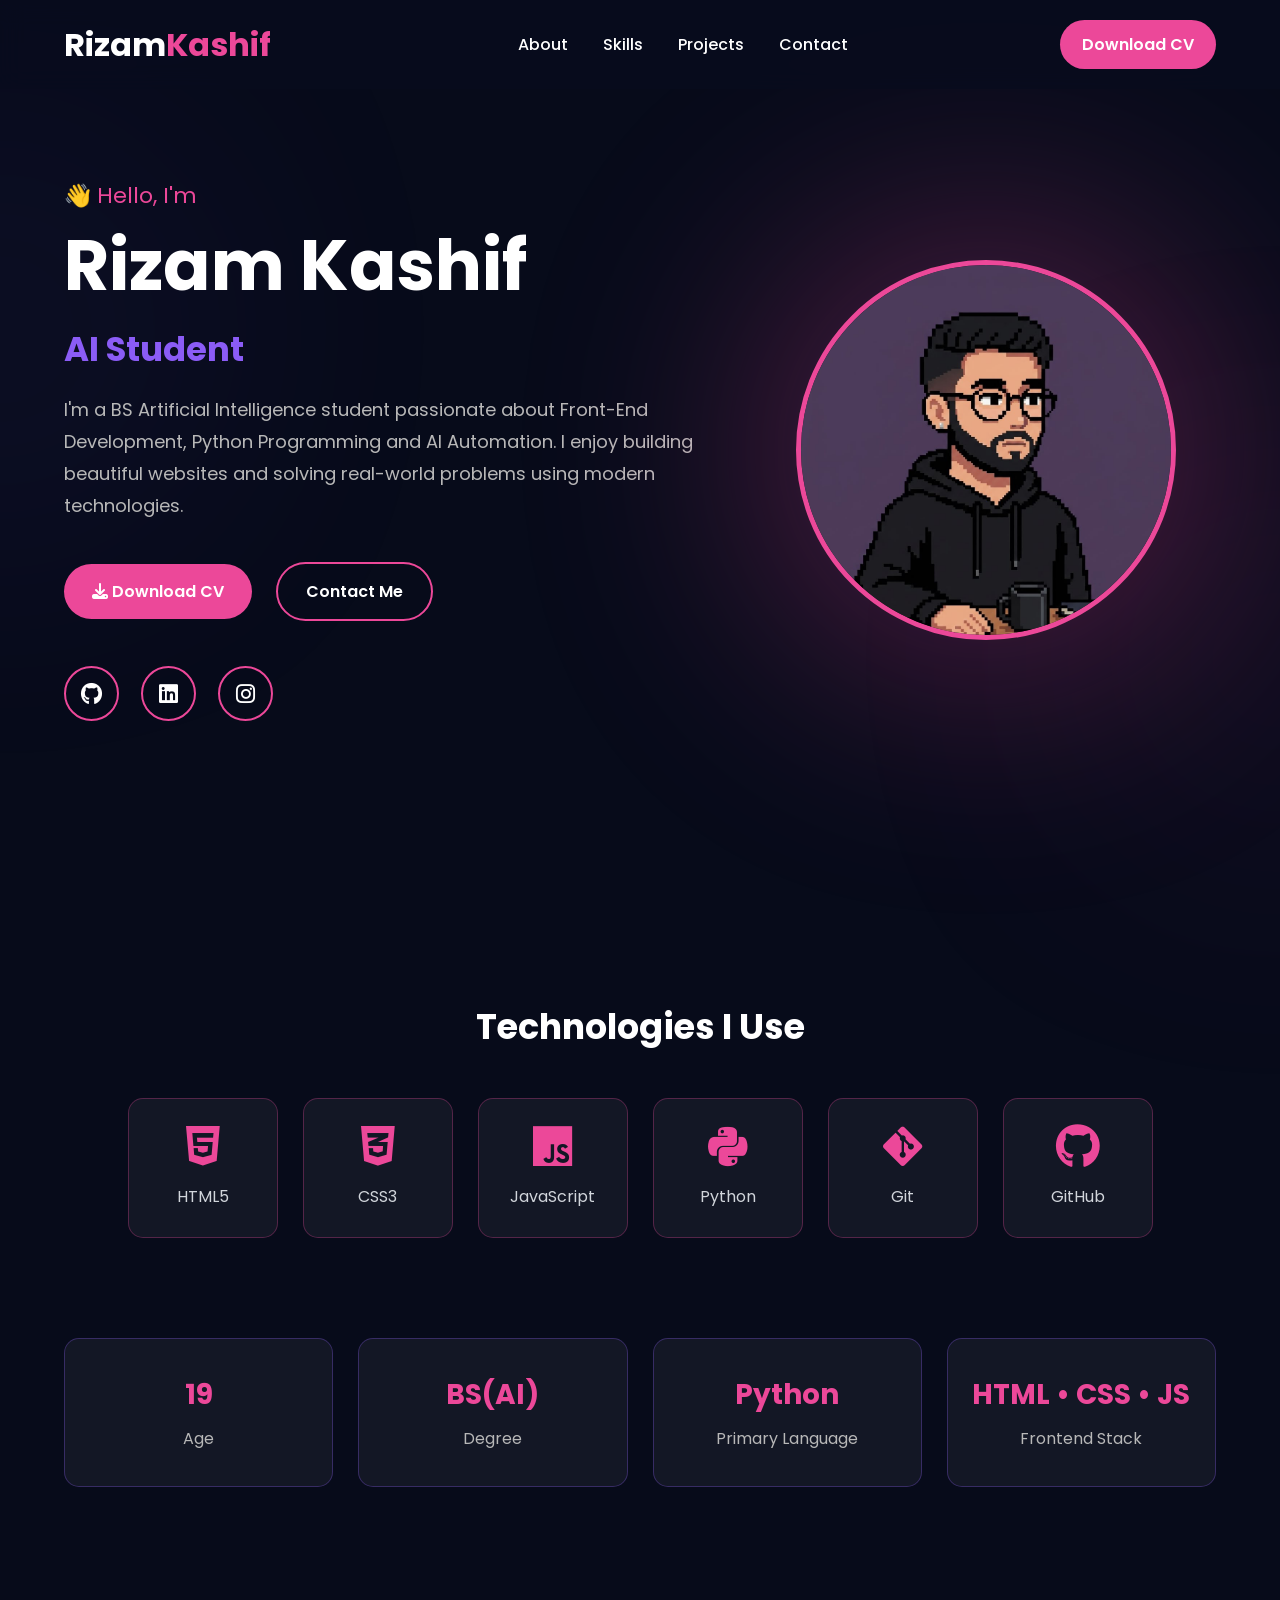
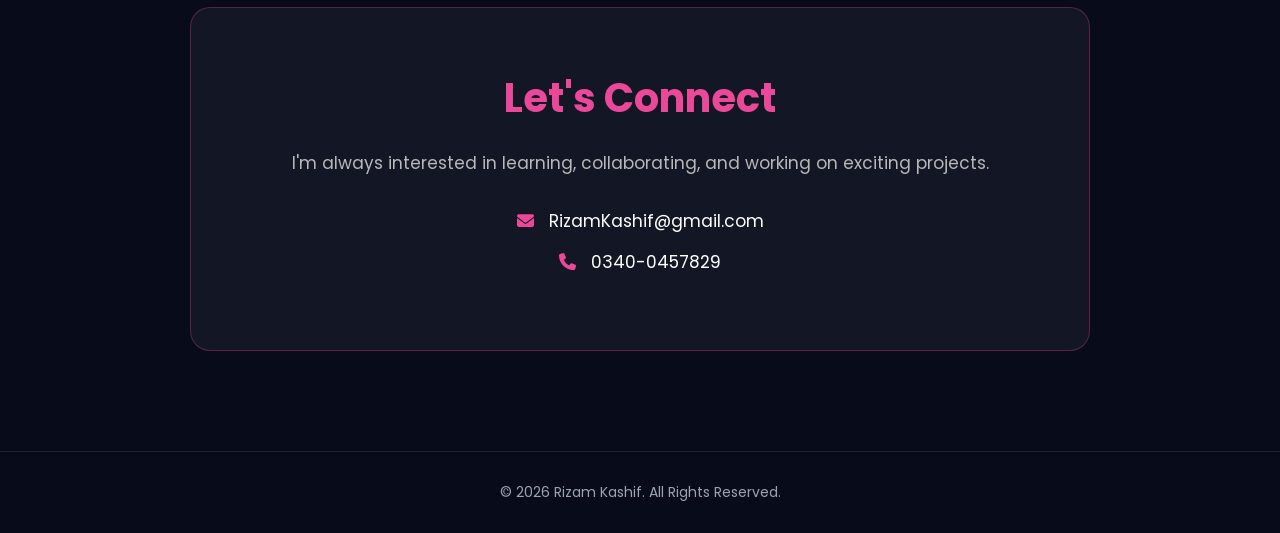
<file: index.html>
<!DOCTYPE html>
<html lang="en">

<head>

    <!-- ========================================= -->
    <!-- BASIC SEO -->
    <!-- ========================================= -->

    <meta charset="UTF-8">

    <meta name="viewport"
        content="width=device-width, initial-scale=1.0">

    <title>
        Rizam Kashif | AI Student & Front-End Developer
    </title>

    <meta name="description"
        content="Official portfolio of Rizam Kashif. BS Artificial Intelligence student, Front-End Developer, Python Programmer and AI Enthusiast.">

    <meta name="keywords"
        content="Rizam Kashif, Portfolio, AI Student, HTML, CSS, JavaScript, Python, Frontend Developer">

    <meta name="author"
        content="Rizam Kashif">


    <!-- ========================================= -->
    <!-- FAVICON -->
    <!-- ========================================= -->

    <link rel="icon"
        href="images/favicon.ico">


    <!-- ========================================= -->
    <!-- GOOGLE FONT -->
    <!-- ========================================= -->

    <link rel="preconnect"
        href="https://fonts.googleapis.com">

    <link rel="preconnect"
        href="https://fonts.gstatic.com"
        crossorigin>

    <link href="https://fonts.googleapis.com/css2?family=Poppins:wght@300;400;500;600;700&display=swap"
        rel="stylesheet">


    <!-- ========================================= -->
    <!-- FONT AWESOME -->
    <!-- ========================================= -->

    <link rel="stylesheet"
        href="https://cdnjs.cloudflare.com/ajax/libs/font-awesome/6.7.2/css/all.min.css">


    <!-- ========================================= -->
    <!-- CSS -->
    <!-- ========================================= -->

    <link rel="stylesheet"
        href="style.css">

</head>


<body>


    <!-- ========================================= -->
    <!-- NAVBAR START -->
    <!-- ========================================= -->

    <header>

        <nav class="navbar">


            <!-- LOGO -->

            <div class="logo">

                <h2>
                    Rizam<span>Kashif</span>
                </h2>

            </div>


            <!-- MOBILE MENU BUTTON -->

            <button
                class="menu-toggle"
                id="menu-toggle"
                aria-label="Open navigation menu">

                <i class="fa-solid fa-bars"></i>

            </button>


            <!-- NAVIGATION LINKS -->

            <ul
                class="nav-links"
                id="nav-links">


               

                <li>

                    <a href="about.html">

                        About

                    </a>

                </li>


                <li>

                    <a href="skills.html">

                        Skills

                    </a>

                </li>


                <li>

                    <a href="projects.html">

                        Projects

                    </a>

                </li>


                <li>

                    <a href="contact.html">

                        Contact

                    </a>

                </li>

            </ul>


            <!-- DESKTOP CV BUTTON -->

            <a href="files/Rizam_Kashif_CV.pdf"
                class="resume-btn">

                Download CV

            </a>

        </nav>

    </header>


    <!-- ========================================= -->
    <!-- HERO SECTION -->
    <!-- ========================================= -->

    <main>

        <section class="hero">


            <!-- LEFT SIDE -->

            <div class="hero-text">


                <p class="hello">

                    👋 Hello, I'm

                </p>


                <h1>

                    Rizam Kashif

                </h1>


                <h2>

                    <span id="typing"></span>

                </h2>


                <p class="description">

                    I'm a BS Artificial Intelligence student passionate about
                    Front-End Development, Python Programming and AI Automation.
                    I enjoy building beautiful websites and solving real-world
                    problems using modern technologies.

                </p>


                <!-- BUTTONS -->

                <div class="hero-buttons">


                    <a href="files/Rizam_Kashif_CV.pdf"
                        class="btn primary">

                        <i class="fa-solid fa-download"></i>

                        Download CV

                    </a>


                    <a href="contact.html"
                        class="btn secondary">

                        Contact Me

                    </a>

                </div>


                <!-- SOCIAL LINKS -->

                <div class="social-icons">


                    <a href="https://github.com/rizamkashif-ux"
                        target="_blank"
                        rel="noopener noreferrer"
                        aria-label="GitHub">

                        <i class="fa-brands fa-github"></i>

                    </a>


                    <a href="https://www.linkedin.com/in/rizam-kashif-5a9921343/"
                        target="_blank"
                        rel="noopener noreferrer"
                        aria-label="LinkedIn">

                        <i class="fa-brands fa-linkedin"></i>

                    </a>


                    <a href="https://www.instagram.com/rizam._.kashif"
                        target="_blank"
                        rel="noopener noreferrer"
                        aria-label="Instagram">

                        <i class="fa-brands fa-instagram"></i>

                    </a>

                </div>

            </div>


            <!-- RIGHT SIDE -->

            <div class="hero-image">


                <div class="glow-circle"></div>


                <img src="images/profile.png"
                    alt="Rizam Kashif - BS Artificial Intelligence Student">

            </div>

        </section>

    </main>


    <!-- ========================================= -->
    <!-- TECH STACK -->
    <!-- ========================================= -->

    <section class="tech-stack">


        <h2>

            Technologies I Use

        </h2>


        <div class="tech-icons">


            <div class="tech-card">

                <i class="fa-brands fa-html5"></i>

                <p>

                    HTML5

                </p>

            </div>


            <div class="tech-card">

                <i class="fa-brands fa-css3-alt"></i>

                <p>

                    CSS3

                </p>

            </div>


            <div class="tech-card">

                <i class="fa-brands fa-js"></i>

                <p>

                    JavaScript

                </p>

            </div>


            <div class="tech-card">

                <i class="fa-brands fa-python"></i>

                <p>

                    Python

                </p>

            </div>


            <div class="tech-card">

                <i class="fa-brands fa-git-alt"></i>

                <p>

                    Git

                </p>

            </div>


            <div class="tech-card">

                <i class="fa-brands fa-github"></i>

                <p>

                    GitHub

                </p>

            </div>

        </div>

    </section>


    <!-- ========================================= -->
    <!-- QUICK STATS -->
    <!-- ========================================= -->

    <section class="stats">


        <div class="stat-card">

            <h2>

                19

            </h2>

            <p>

                Age

            </p>

        </div>


        <div class="stat-card">

            <h2>

                BS(AI)

            </h2>

            <p>

                Degree

            </p>

        </div>


        <div class="stat-card">

            <h2>

                Python

            </h2>

            <p>

                Primary Language

            </p>

        </div>


        <div class="stat-card">

            <h2>

                HTML • CSS • JS

            </h2>

            <p>

                Frontend Stack

            </p>

        </div>

    </section>


    <!-- ========================================= -->
    <!-- CONTACT PREVIEW -->
    <!-- ========================================= -->

    <section
        class="contact-preview"
        id="contact">


        <h2>

            Let's Connect

        </h2>


        <p>

            I'm always interested in learning, collaborating,
            and working on exciting projects.

        </p>


        <div class="contact-info">


            <p>

                <i class="fa-solid fa-envelope"></i>

                RizamKashif@gmail.com

            </p>


            <p>

                <i class="fa-solid fa-phone"></i>

                0340-0457829

            </p>

        </div>

    </section>


    <!-- ========================================= -->
    <!-- FOOTER -->
    <!-- ========================================= -->

    <footer>

        <p>

            © 2026 Rizam Kashif. All Rights Reserved.

        </p>

    </footer>


    <!-- ========================================= -->
    <!-- JAVASCRIPT -->
    <!-- ========================================= -->

    <script src="script.js"></script>


</body>

</html>
</file>
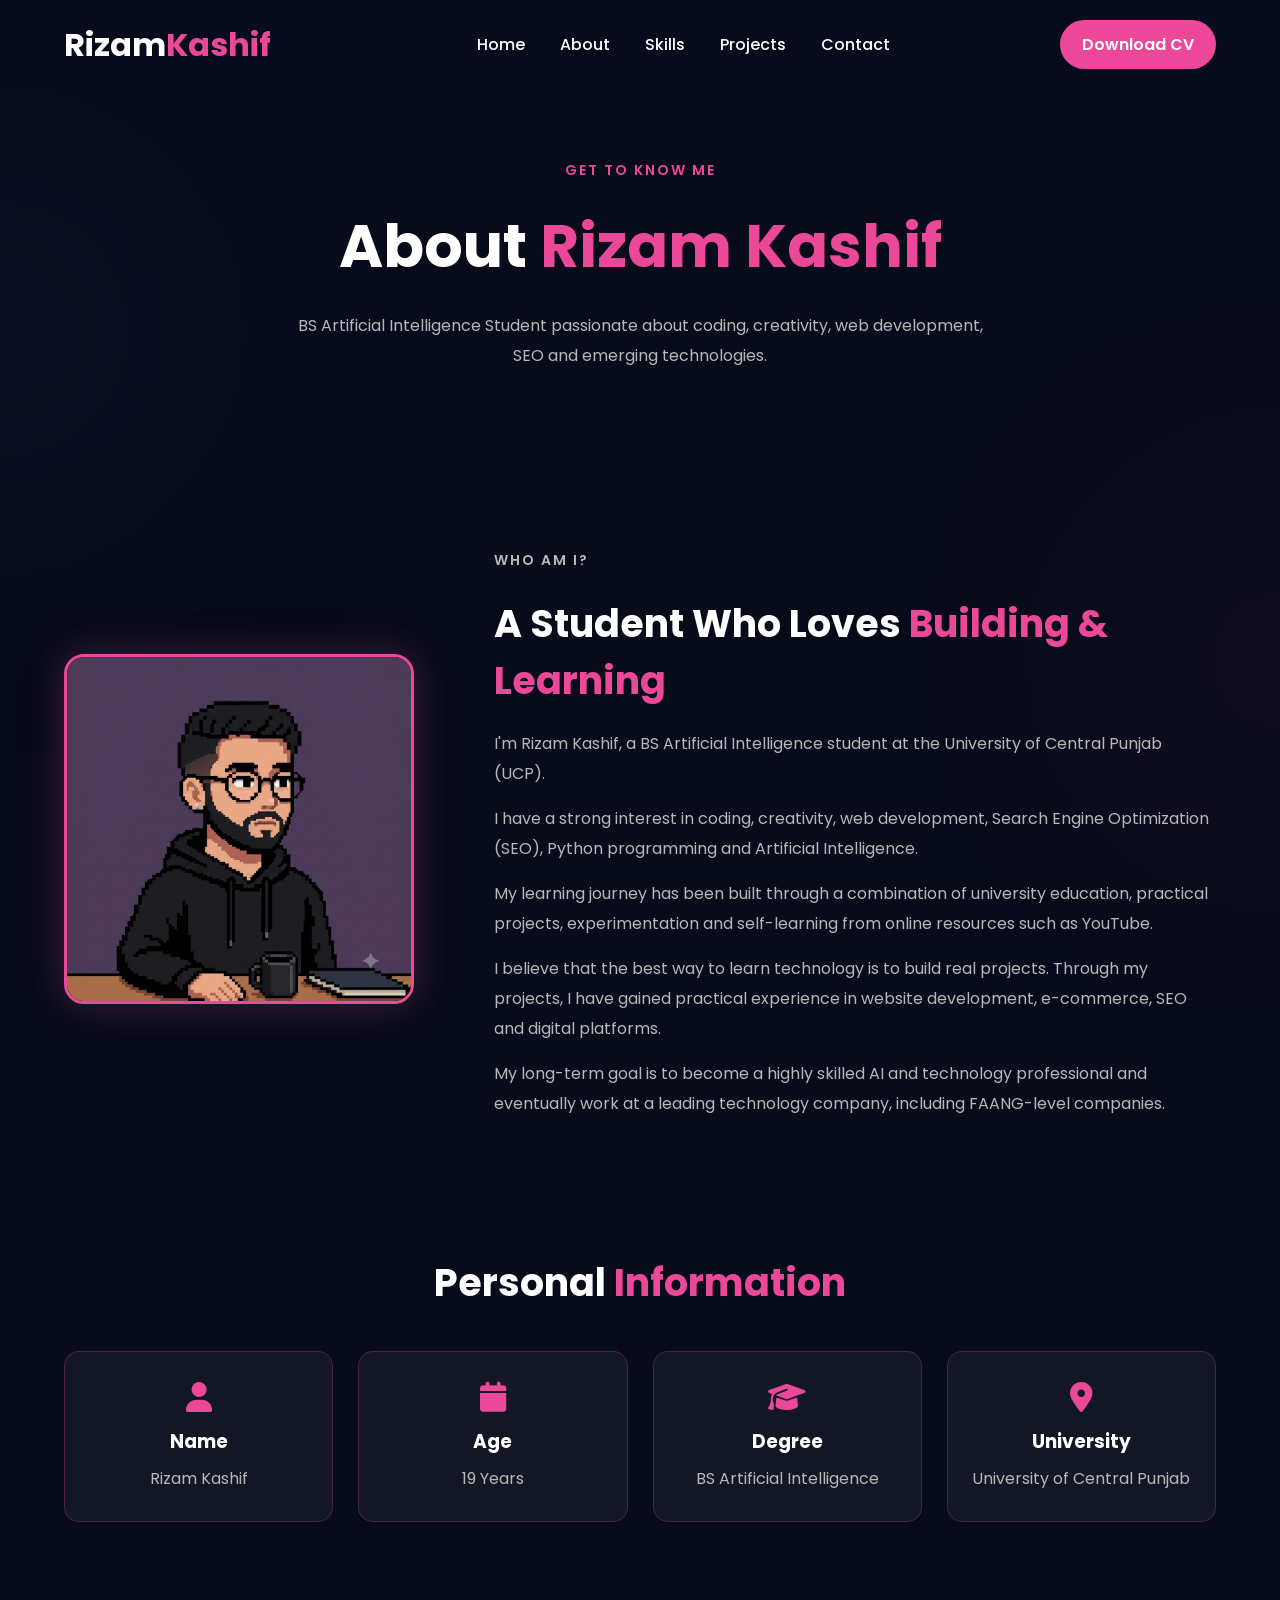
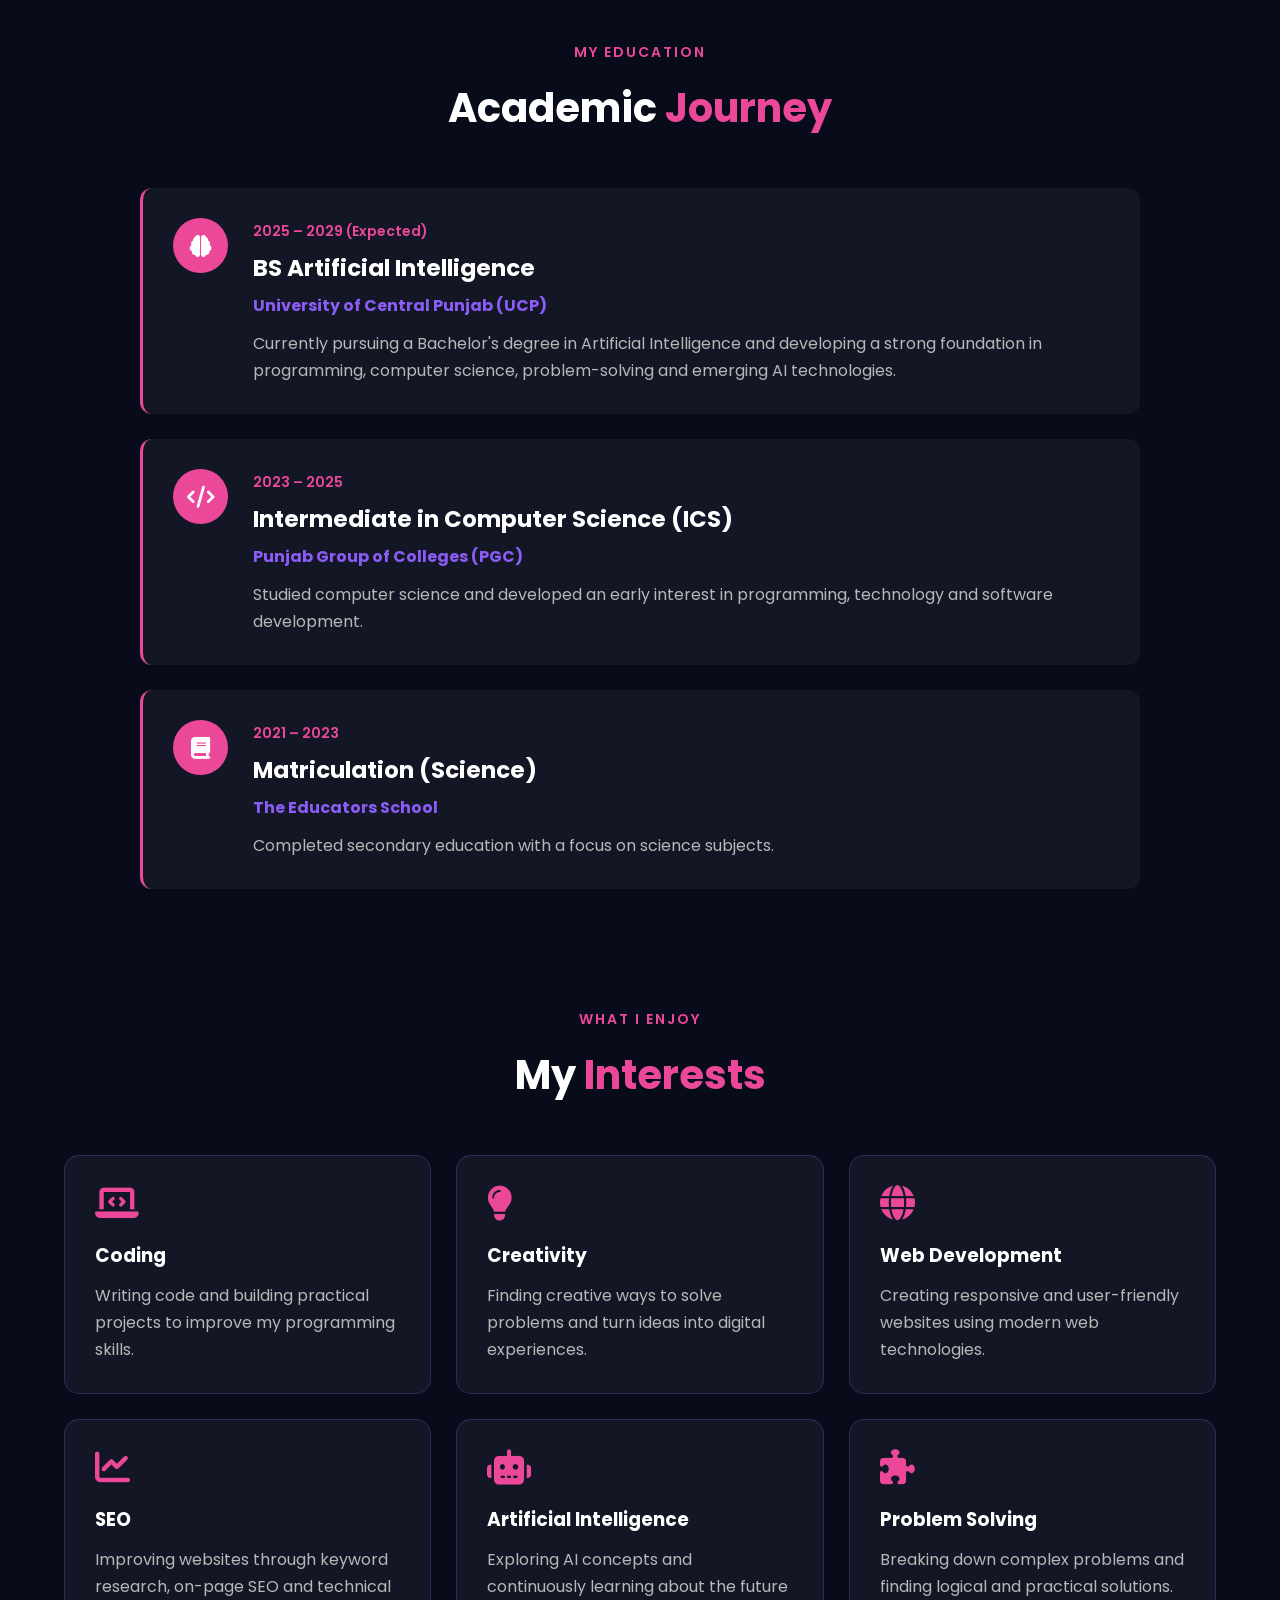
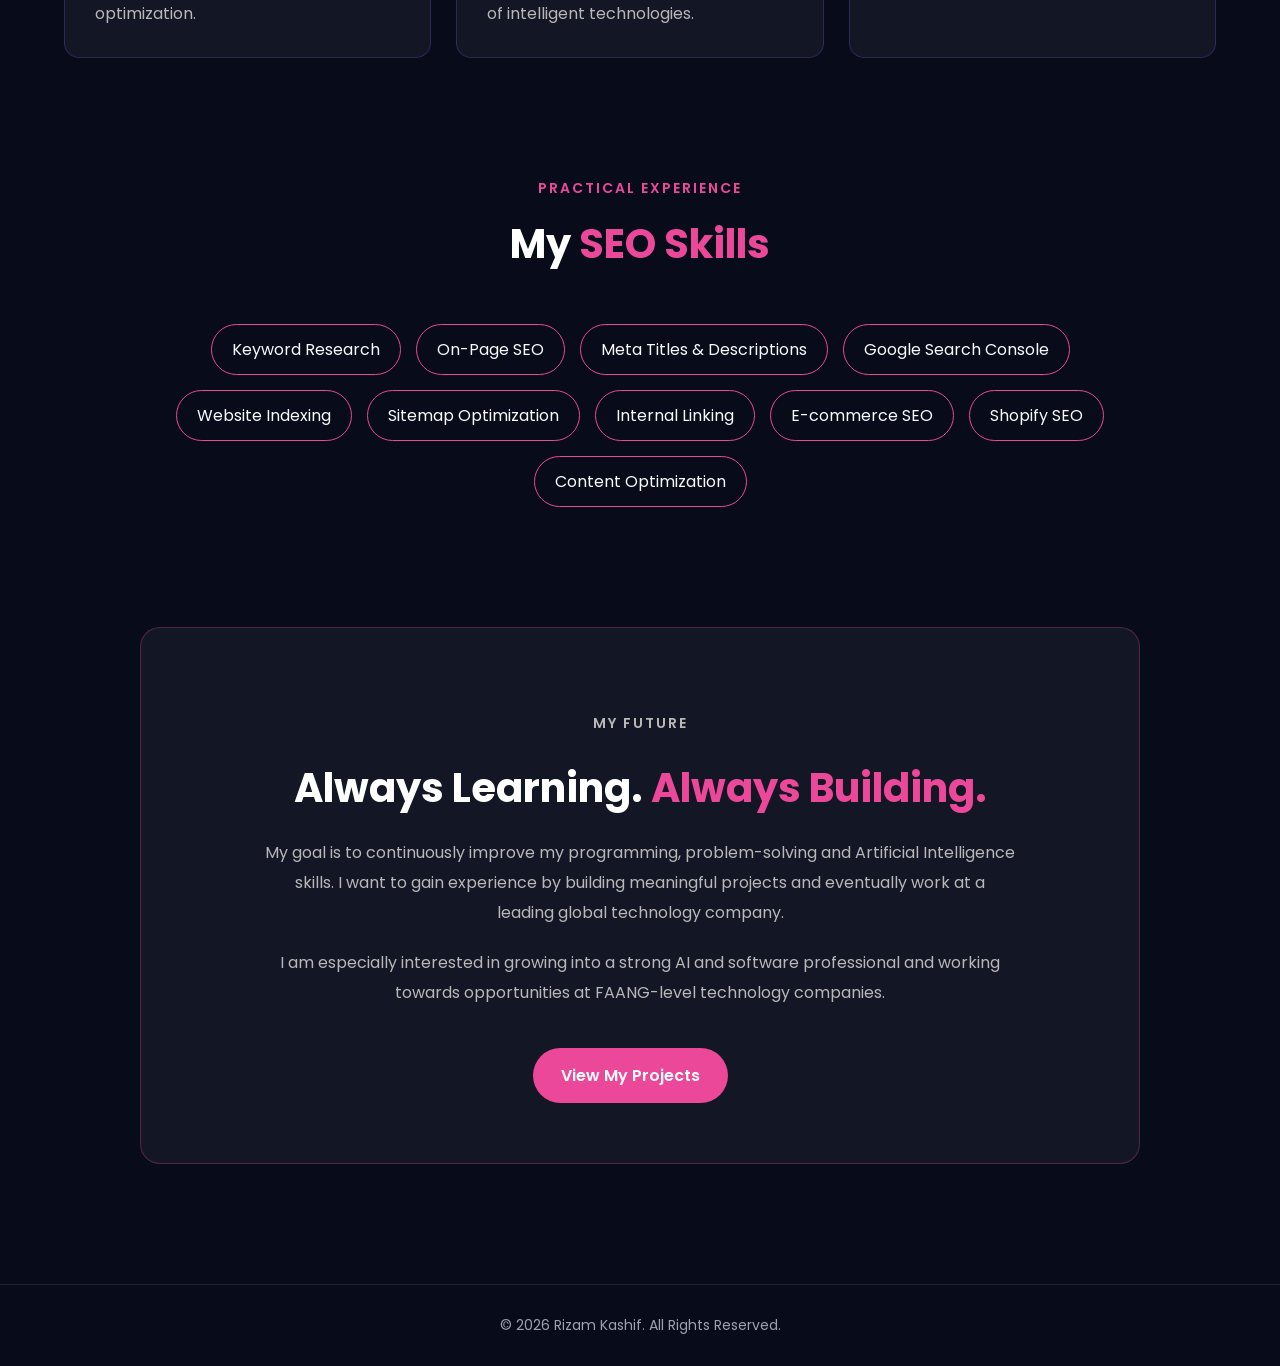
<file: about.html>
<!DOCTYPE html>
<html lang="en">

<head>

    <!-- ========================================= -->
    <!-- BASIC SEO INFORMATION -->
    <!-- ========================================= -->

    <meta charset="UTF-8">

    <meta name="viewport" content="width=device-width, initial-scale=1.0">

    <title>About Rizam Kashif | AI Student & Developer</title>

    <meta name="description"
        content="Learn about Rizam Kashif, a BS Artificial Intelligence student at the University of Central Punjab interested in coding, creativity, web development, SEO, Python, and Artificial Intelligence.">

    <meta name="keywords"
        content="About Rizam Kashif, Rizam Kashif, AI Student, Artificial Intelligence Student, Web Developer, SEO, Python Developer, UCP">

    <meta name="author" content="Rizam Kashif">

    <!-- Favicon -->

    <link rel="icon" href="images/favicon.ico">


    <!-- ========================================= -->
    <!-- GOOGLE FONTS -->
    <!-- ========================================= -->

    <link rel="preconnect" href="https://fonts.googleapis.com">

    <link rel="preconnect" href="https://fonts.gstatic.com" crossorigin>

    <link href="https://fonts.googleapis.com/css2?family=Poppins:wght@300;400;500;600;700&display=swap"
        rel="stylesheet">


    <!-- ========================================= -->
    <!-- FONT AWESOME ICONS -->
    <!-- ========================================= -->

    <link rel="stylesheet"
        href="https://cdnjs.cloudflare.com/ajax/libs/font-awesome/6.7.2/css/all.min.css">


    <!-- ========================================= -->
    <!-- MAIN CSS -->
    <!-- ========================================= -->

    <link rel="stylesheet" href="style.css">

</head>


<body>


    <!-- ========================================= -->
    <!-- NAVBAR START -->
    <!-- ========================================= -->

    <!-- ========================================= -->
<!-- NAVBAR -->
<!-- ========================================= -->

<header>

    <nav class="navbar">

        <!-- Logo -->
        <div class="logo">

            <h2>
                Rizam<span>Kashif</span>
            </h2>

        </div>


        <!-- Mobile Hamburger Button -->
        <button
            class="menu-toggle"
            id="menu-toggle"
            aria-label="Open navigation menu">

            <i class="fa-solid fa-bars"></i>

        </button>


        <!-- Navigation Links -->
        <ul
            class="nav-links"
            id="nav-links">

            <li>
                <a href="index.html">
                    Home
                </a>
            </li>

            <li>
                <a href="about.html">
                    About
                </a>
            </li>

            <li>
                <a href="skills.html">
                    Skills
                </a>
            </li>

            <li>
                <a href="projects.html">
                    Projects
                </a>
            </li>

            <li>
                <a href="contact.html">
                    Contact
                </a>
            </li>

        </ul>


        <!-- Desktop CV Button -->
        <a
            href="Rizam_Kashif_CV.pdf"
            class="resume-btn">

            Download CV

        </a>

    </nav>

</header>

    <!-- ========================================= -->
    <!-- MAIN ABOUT PAGE -->
    <!-- ========================================= -->

    <main>


        <!-- ========================================= -->
        <!-- ABOUT HERO SECTION -->
        <!-- ========================================= -->

        <section class="about-hero">

            <div class="about-heading">

                <p class="section-label">
                    GET TO KNOW ME
                </p>

                <h1>
                    About <span>Rizam Kashif</span>
                </h1>

                <p class="about-subtitle">

                    BS Artificial Intelligence Student
                    passionate about coding, creativity,
                    web development, SEO and emerging technologies.

                </p>

            </div>

        </section>


        <!-- ========================================= -->
        <!-- WHO IS RIZAM KASHIF -->
        <!-- ========================================= -->

        <section class="about-introduction">


            <!-- Profile Image -->

            <div class="about-image">

                <img src="images/profile.png"
                    alt="Rizam Kashif - BS Artificial Intelligence Student">

            </div>


            <!-- Introduction Text -->

            <div class="about-text">

                <p class="section-label">
                    WHO AM I?
                </p>

                <h2>
                    A Student Who Loves
                    <span>Building & Learning</span>
                </h2>


                <p>

                    I'm Rizam Kashif, a BS Artificial Intelligence student
                    at the University of Central Punjab (UCP).

                </p>


                <p>

                    I have a strong interest in coding, creativity,
                    web development, Search Engine Optimization (SEO),
                    Python programming and Artificial Intelligence.

                </p>


                <p>

                    My learning journey has been built through a combination
                    of university education, practical projects, experimentation
                    and self-learning from online resources such as YouTube.

                </p>


                <p>

                    I believe that the best way to learn technology is to
                    build real projects. Through my projects, I have gained
                    practical experience in website development, e-commerce,
                    SEO and digital platforms.

                </p>


                <p>

                    My long-term goal is to become a highly skilled AI and
                    technology professional and eventually work at a leading
                    technology company, including FAANG-level companies.

                </p>

            </div>

        </section>


        <!-- ========================================= -->
        <!-- PERSONAL INFORMATION -->
        <!-- ========================================= -->

        <section class="personal-info">

            <h2>
                Personal <span>Information</span>
            </h2>


            <div class="info-grid">


                <div class="info-card">

                    <i class="fa-solid fa-user"></i>

                    <h3>
                        Name
                    </h3>

                    <p>
                        Rizam Kashif
                    </p>

                </div>


                <div class="info-card">

                    <i class="fa-solid fa-calendar"></i>

                    <h3>
                        Age
                    </h3>

                    <p>
                        19 Years
                    </p>

                </div>


                <div class="info-card">

                    <i class="fa-solid fa-graduation-cap"></i>

                    <h3>
                        Degree
                    </h3>

                    <p>
                        BS Artificial Intelligence
                    </p>

                </div>


                <div class="info-card">

                    <i class="fa-solid fa-location-dot"></i>

                    <h3>
                        University
                    </h3>

                    <p>
                        University of Central Punjab
                    </p>

                </div>


            </div>

        </section>


        <!-- ========================================= -->
        <!-- EDUCATION SECTION -->
        <!-- ========================================= -->

        <section class="education-section">


            <div class="section-heading">

                <p class="section-label">
                    MY EDUCATION
                </p>

                <h2>
                    Academic <span>Journey</span>
                </h2>

            </div>


            <div class="education-timeline">


                <!-- BS AI -->

                <div class="education-card">

                    <div class="education-icon">

                        <i class="fa-solid fa-brain"></i>

                    </div>


                    <div class="education-content">

                        <span class="education-date">
                            2025 – 2029 (Expected)
                        </span>

                        <h3>
                            BS Artificial Intelligence
                        </h3>

                        <h4>
                            University of Central Punjab (UCP)
                        </h4>

                        <p>

                            Currently pursuing a Bachelor's degree in
                            Artificial Intelligence and developing a strong
                            foundation in programming, computer science,
                            problem-solving and emerging AI technologies.

                        </p>

                    </div>

                </div>


                <!-- ICS -->

                <div class="education-card">

                    <div class="education-icon">

                        <i class="fa-solid fa-code"></i>

                    </div>


                    <div class="education-content">

                        <span class="education-date">
                            2023 – 2025
                        </span>

                        <h3>
                            Intermediate in Computer Science (ICS)
                        </h3>

                        <h4>
                            Punjab Group of Colleges (PGC)
                        </h4>

                        <p>

                            Studied computer science and developed an
                            early interest in programming, technology
                            and software development.

                        </p>

                    </div>

                </div>


                <!-- MATRIC -->

                <div class="education-card">

                    <div class="education-icon">

                        <i class="fa-solid fa-book"></i>

                    </div>


                    <div class="education-content">

                        <span class="education-date">
                            2021 – 2023
                        </span>

                        <h3>
                            Matriculation (Science)
                        </h3>

                        <h4>
                            The Educators School
                        </h4>

                        <p>

                            Completed secondary education with a focus
                            on science subjects.

                        </p>

                    </div>

                </div>


            </div>

        </section>


        <!-- ========================================= -->
        <!-- INTERESTS SECTION -->
        <!-- ========================================= -->

        <section class="interests-section">


            <div class="section-heading">

                <p class="section-label">
                    WHAT I ENJOY
                </p>

                <h2>
                    My <span>Interests</span>
                </h2>

            </div>


            <div class="interests-grid">


                <div class="interest-card">

                    <i class="fa-solid fa-laptop-code"></i>

                    <h3>
                        Coding
                    </h3>

                    <p>
                        Writing code and building practical projects
                        to improve my programming skills.
                    </p>

                </div>


                <div class="interest-card">

                    <i class="fa-solid fa-lightbulb"></i>

                    <h3>
                        Creativity
                    </h3>

                    <p>
                        Finding creative ways to solve problems and
                        turn ideas into digital experiences.
                    </p>

                </div>


                <div class="interest-card">

                    <i class="fa-solid fa-globe"></i>

                    <h3>
                        Web Development
                    </h3>

                    <p>
                        Creating responsive and user-friendly websites
                        using modern web technologies.
                    </p>

                </div>


                <div class="interest-card">

                    <i class="fa-solid fa-chart-line"></i>

                    <h3>
                        SEO
                    </h3>

                    <p>
                        Improving websites through keyword research,
                        on-page SEO and technical optimization.
                    </p>

                </div>


                <div class="interest-card">

                    <i class="fa-solid fa-robot"></i>

                    <h3>
                        Artificial Intelligence
                    </h3>

                    <p>
                        Exploring AI concepts and continuously learning
                        about the future of intelligent technologies.
                    </p>

                </div>


                <div class="interest-card">

                    <i class="fa-solid fa-puzzle-piece"></i>

                    <h3>
                        Problem Solving
                    </h3>

                    <p>
                        Breaking down complex problems and finding
                        logical and practical solutions.
                    </p>

                </div>


            </div>

        </section>


        <!-- ========================================= -->
        <!-- SEO SKILLS SECTION -->
        <!-- ========================================= -->

        <section class="seo-section">


            <div class="section-heading">

                <p class="section-label">
                    PRACTICAL EXPERIENCE
                </p>

                <h2>
                    My <span>SEO Skills</span>
                </h2>

            </div>


            <div class="seo-skills">


                <span>
                    Keyword Research
                </span>

                <span>
                    On-Page SEO
                </span>

                <span>
                    Meta Titles & Descriptions
                </span>

                <span>
                    Google Search Console
                </span>

                <span>
                    Website Indexing
                </span>

                <span>
                    Sitemap Optimization
                </span>

                <span>
                    Internal Linking
                </span>

                <span>
                    E-commerce SEO
                </span>

                <span>
                    Shopify SEO
                </span>

                <span>
                    Content Optimization
                </span>

            </div>

        </section>


        <!-- ========================================= -->
        <!-- FUTURE GOALS -->
        <!-- ========================================= -->

        <section class="goals-section">


            <div class="goals-content">

                <p class="section-label">
                    MY FUTURE
                </p>

                <h2>
                    Always Learning.
                    <span>Always Building.</span>
                </h2>


                <p>

                    My goal is to continuously improve my programming,
                    problem-solving and Artificial Intelligence skills.

                    I want to gain experience by building meaningful
                    projects and eventually work at a leading global
                    technology company.

                </p>


                <p>

                    I am especially interested in growing into a strong
                    AI and software professional and working towards
                    opportunities at FAANG-level technology companies.

                </p>


                <a href="projects.html"
                    class="btn primary">

                    View My Projects

                </a>

            </div>

        </section>


    </main>


    <!-- ========================================= -->
    <!-- FOOTER -->
    <!-- ========================================= -->

    <footer>

        <p>
            © 2026 Rizam Kashif. All Rights Reserved.
        </p>

    </footer>


    <!-- ========================================= -->
    <!-- JAVASCRIPT -->
    <!-- ========================================= -->

<script src="script.js"></script>

</body>

</html>
</file>
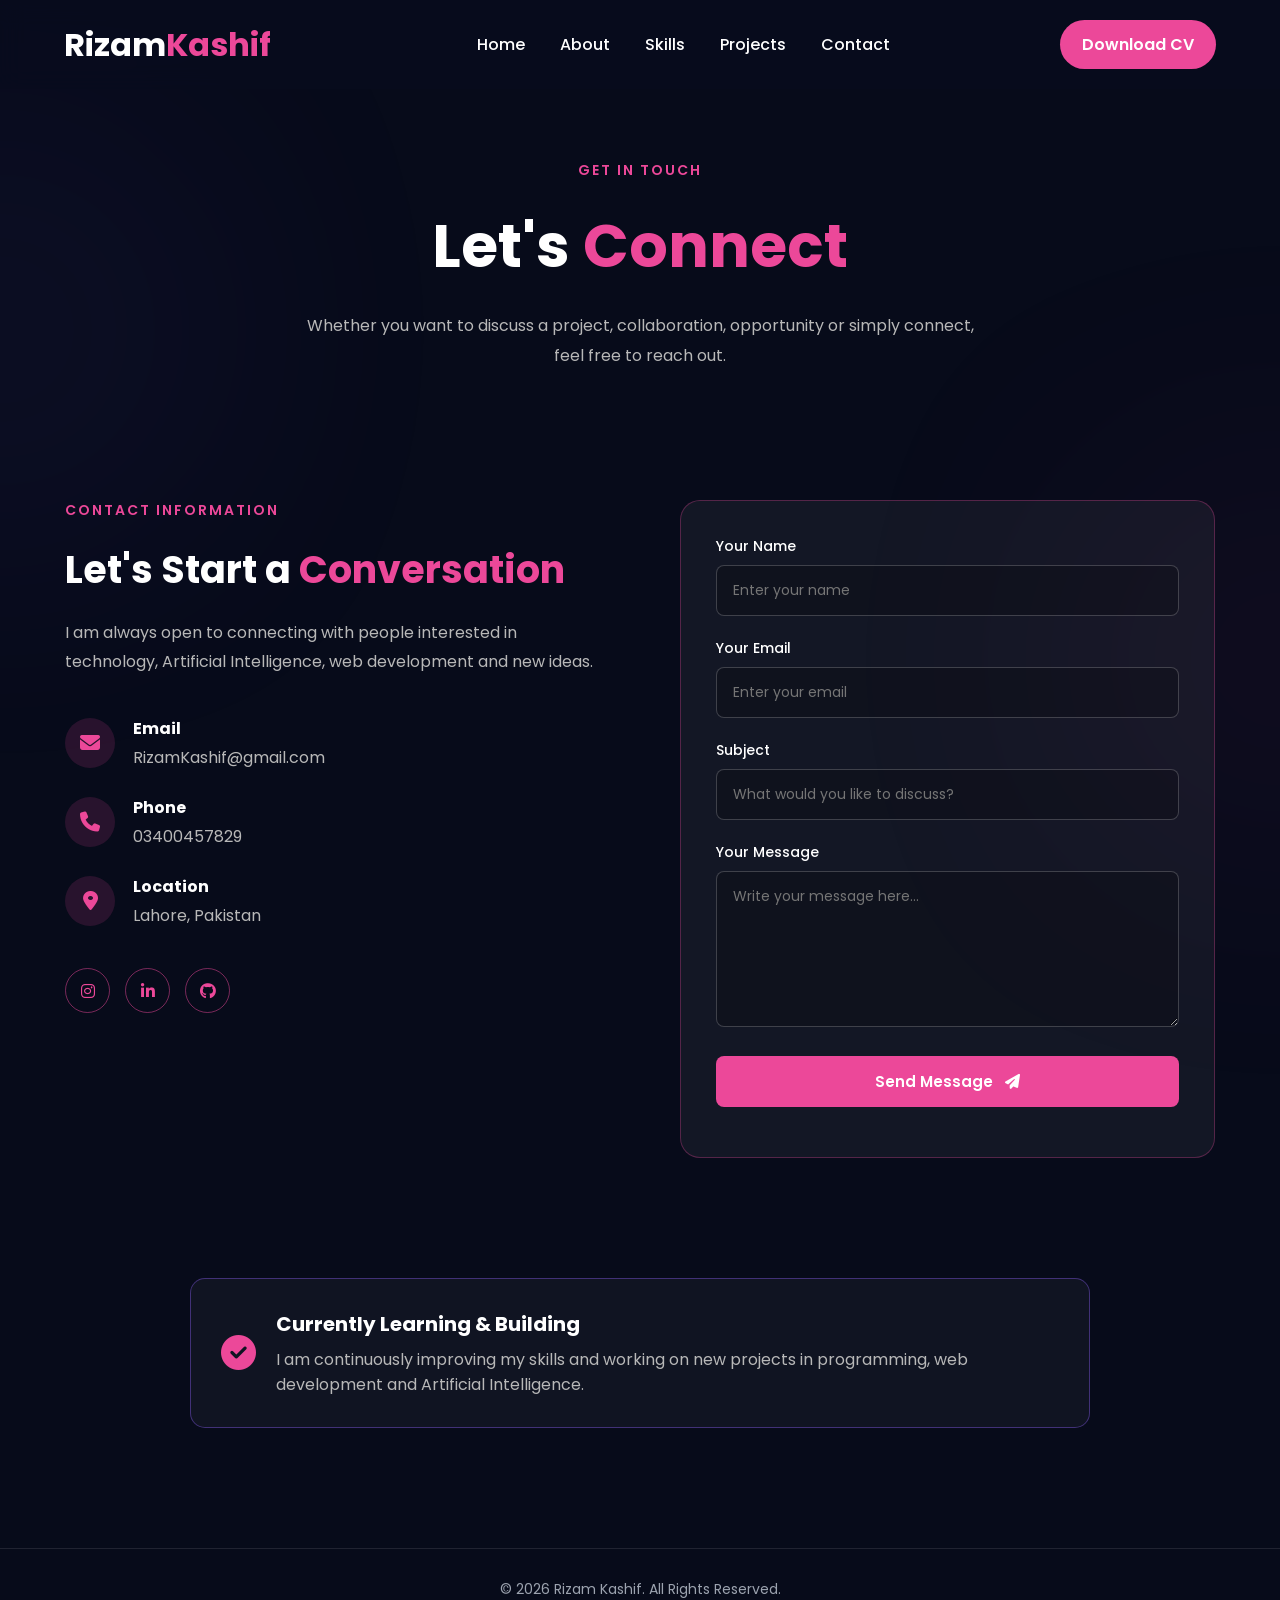
<file: contact.html>
<!DOCTYPE html>
<html lang="en">

<head>

    <!-- ========================================= -->
    <!-- BASIC SEO INFORMATION -->
    <!-- ========================================= -->

    <meta charset="UTF-8">

    <meta name="viewport" content="width=device-width, initial-scale=1.0">

    <title>Contact Rizam Kashif | AI Student & Developer</title>

    <meta name="description"
        content="Contact Rizam Kashif, a BS Artificial Intelligence student and aspiring developer interested in web development, AI, SEO and technology.">

    <meta name="keywords"
        content="Contact Rizam Kashif, Rizam Kashif Email, AI Student Contact, Web Developer Contact">

    <meta name="author" content="Rizam Kashif">


    <!-- Favicon -->

    <link rel="icon" href="images/favicon.ico">


    <!-- Google Fonts -->

    <link rel="preconnect" href="https://fonts.googleapis.com">

    <link rel="preconnect" href="https://fonts.gstatic.com" crossorigin>

    <link href="https://fonts.googleapis.com/css2?family=Poppins:wght@300;400;500;600;700&display=swap"
        rel="stylesheet">


    <!-- Font Awesome -->

    <link rel="stylesheet"
        href="https://cdnjs.cloudflare.com/ajax/libs/font-awesome/6.7.2/css/all.min.css">


    <!-- Main CSS -->

    <link rel="stylesheet" href="style.css">

</head>


<body>


    <!-- ========================================= -->
    <!-- NAVBAR -->
    <!-- ========================================= -->

  <!-- ========================================= -->
<!-- NAVBAR -->
<!-- ========================================= -->

<header>

    <nav class="navbar">

        <!-- Logo -->
        <div class="logo">

            <h2>
                Rizam<span>Kashif</span>
            </h2>

        </div>


        <!-- Mobile Hamburger Button -->
        <button
            class="menu-toggle"
            id="menu-toggle"
            aria-label="Open navigation menu">

            <i class="fa-solid fa-bars"></i>

        </button>


        <!-- Navigation Links -->
        <ul
            class="nav-links"
            id="nav-links">

            <li>
                <a href="index.html">
                    Home
                </a>
            </li>

            <li>
                <a href="about.html">
                    About
                </a>
            </li>

            <li>
                <a href="skills.html">
                    Skills
                </a>
            </li>

            <li>
                <a href="projects.html">
                    Projects
                </a>
            </li>

            <li>
                <a href="contact.html">
                    Contact
                </a>
            </li>

        </ul>


        <!-- Desktop CV Button -->
        <a
            href="Rizam_Kashif_CV.pdf"
            class="resume-btn">

            Download CV

        </a>

    </nav>

</header>

    <!-- ========================================= -->
    <!-- MAIN CONTENT -->
    <!-- ========================================= -->

    <main>


        <!-- ========================================= -->
        <!-- CONTACT HERO -->
        <!-- ========================================= -->

        <section class="contact-hero">


            <p class="section-label">
                GET IN TOUCH
            </p>


            <h1>
                Let's <span>Connect</span>
            </h1>


            <p>

                Whether you want to discuss a project,
                collaboration, opportunity or simply connect,
                feel free to reach out.

            </p>

        </section>


        <!-- ========================================= -->
        <!-- CONTACT SECTION -->
        <!-- ========================================= -->

        <section class="contact-container">


            <!-- ========================================= -->
            <!-- CONTACT INFORMATION -->
            <!-- ========================================= -->

            <div class="contact-information">


                <p class="section-label">
                    CONTACT INFORMATION
                </p>


                <h2>
                    Let's Start a <span>Conversation</span>
                </h2>


                <p>

                    I am always open to connecting with people
                    interested in technology, Artificial Intelligence,
                    web development and new ideas.

                </p>


                <!-- Email -->

                <div class="contact-item">


                    <div class="contact-icon">

                        <i class="fa-solid fa-envelope"></i>

                    </div>


                    <div>

                        <h3>
                            Email
                        </h3>


                        <a href="mailto:RizamKashif@gmail.com">

                            RizamKashif@gmail.com

                        </a>

                    </div>

                </div>


                <!-- Phone -->

                <div class="contact-item">


                    <div class="contact-icon">

                        <i class="fa-solid fa-phone"></i>

                    </div>


                    <div>

                        <h3>
                            Phone
                        </h3>


                        <a href="tel:03400457829">

                            03400457829

                        </a>

                    </div>

                </div>


                <!-- Location -->

                <div class="contact-item">


                    <div class="contact-icon">

                        <i class="fa-solid fa-location-dot"></i>

                    </div>


                    <div>

                        <h3>
                            Location
                        </h3>


                        <p>
                            Lahore, Pakistan
                        </p>

                    </div>

                </div>


                <!-- Social Links -->

                <div class="social-links">


                    <!-- Instagram -->

                    <a href="https://www.instagram.com/rizam._.kashif?igsh=eGl6OGd2aGFiaGJk&utm_source=qr"
                        target="_blank"
                        aria-label="Instagram">

                        <i class="fa-brands fa-instagram"></i>

                    </a>


                    <!-- LinkedIn -->

                    <a href="https://www.linkedin.com/in/rizam-kashif-5a9921343/"
                        target="_blank"
                        aria-label="LinkedIn">

                        <i class="fa-brands fa-linkedin-in"></i>

                    </a>


                    <!-- GitHub -->

                    <a href="https://github.com/rizamkashif-ux"
                        target="_blank"
                        aria-label="GitHub">

                        <i class="fa-brands fa-github"></i>

                    </a>

                </div>

            </div>


            <!-- ========================================= -->
            <!-- CONTACT FORM -->
            <!-- ========================================= -->

            <div class="contact-form-container">


                <form id="contactForm">


                    <!-- Name -->

                    <div class="form-group">

                        <label for="name">
                            Your Name
                        </label>


                        <input type="text"
                            id="name"
                            name="name"
                            placeholder="Enter your name"
                            required>

                    </div>


                    <!-- Email -->

                    <div class="form-group">

                        <label for="email">
                            Your Email
                        </label>


                        <input type="email"
                            id="email"
                            name="email"
                            placeholder="Enter your email"
                            required>

                    </div>


                    <!-- Subject -->

                    <div class="form-group">

                        <label for="subject">
                            Subject
                        </label>


                        <input type="text"
                            id="subject"
                            name="subject"
                            placeholder="What would you like to discuss?"
                            required>

                    </div>


                    <!-- Message -->

                    <div class="form-group">

                        <label for="message">
                            Your Message
                        </label>


                        <textarea id="message"
                            name="message"
                            rows="6"
                            placeholder="Write your message here..."
                            required></textarea>

                    </div>


                    <!-- Submit -->

                    <button type="submit"
                        class="submit-btn">

                        Send Message

                        <i class="fa-solid fa-paper-plane"></i>

                    </button>


                    <!-- Success Message -->

                    <p id="formMessage"></p>


                </form>

            </div>

        </section>


        <!-- ========================================= -->
        <!-- AVAILABILITY SECTION -->
        <!-- ========================================= -->

        <section class="availability-section">


            <div class="availability-icon">

                <i class="fa-solid fa-circle-check"></i>

            </div>


            <div>

                <h2>
                    Currently Learning & Building
                </h2>


                <p>

                    I am continuously improving my skills
                    and working on new projects in programming,
                    web development and Artificial Intelligence.

                </p>

            </div>

        </section>


    </main>


    <!-- ========================================= -->
    <!-- FOOTER -->
    <!-- ========================================= -->

    <footer>

        <p>
            © 2026 Rizam Kashif. All Rights Reserved.
        </p>

    </footer>


    <!-- JavaScript -->

    <script src="script.js"></script>


</body>

</html>
</file>
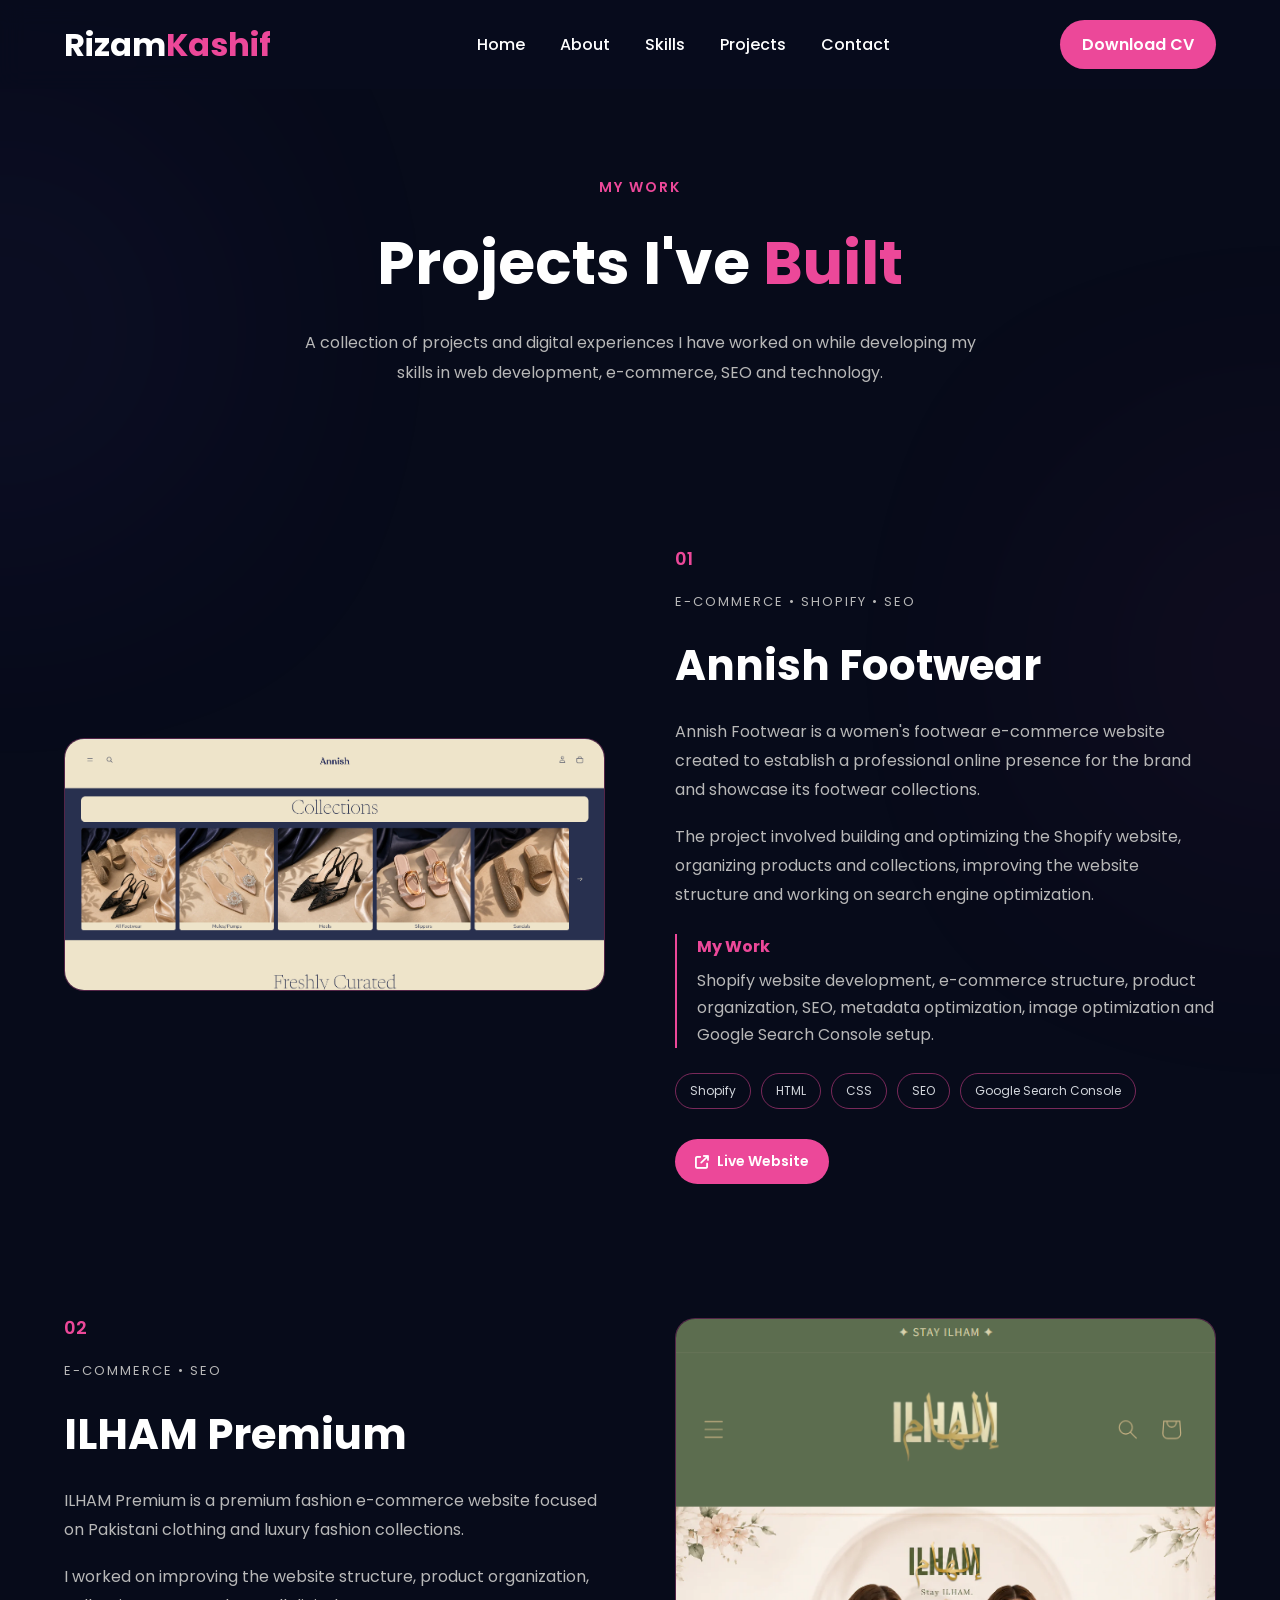
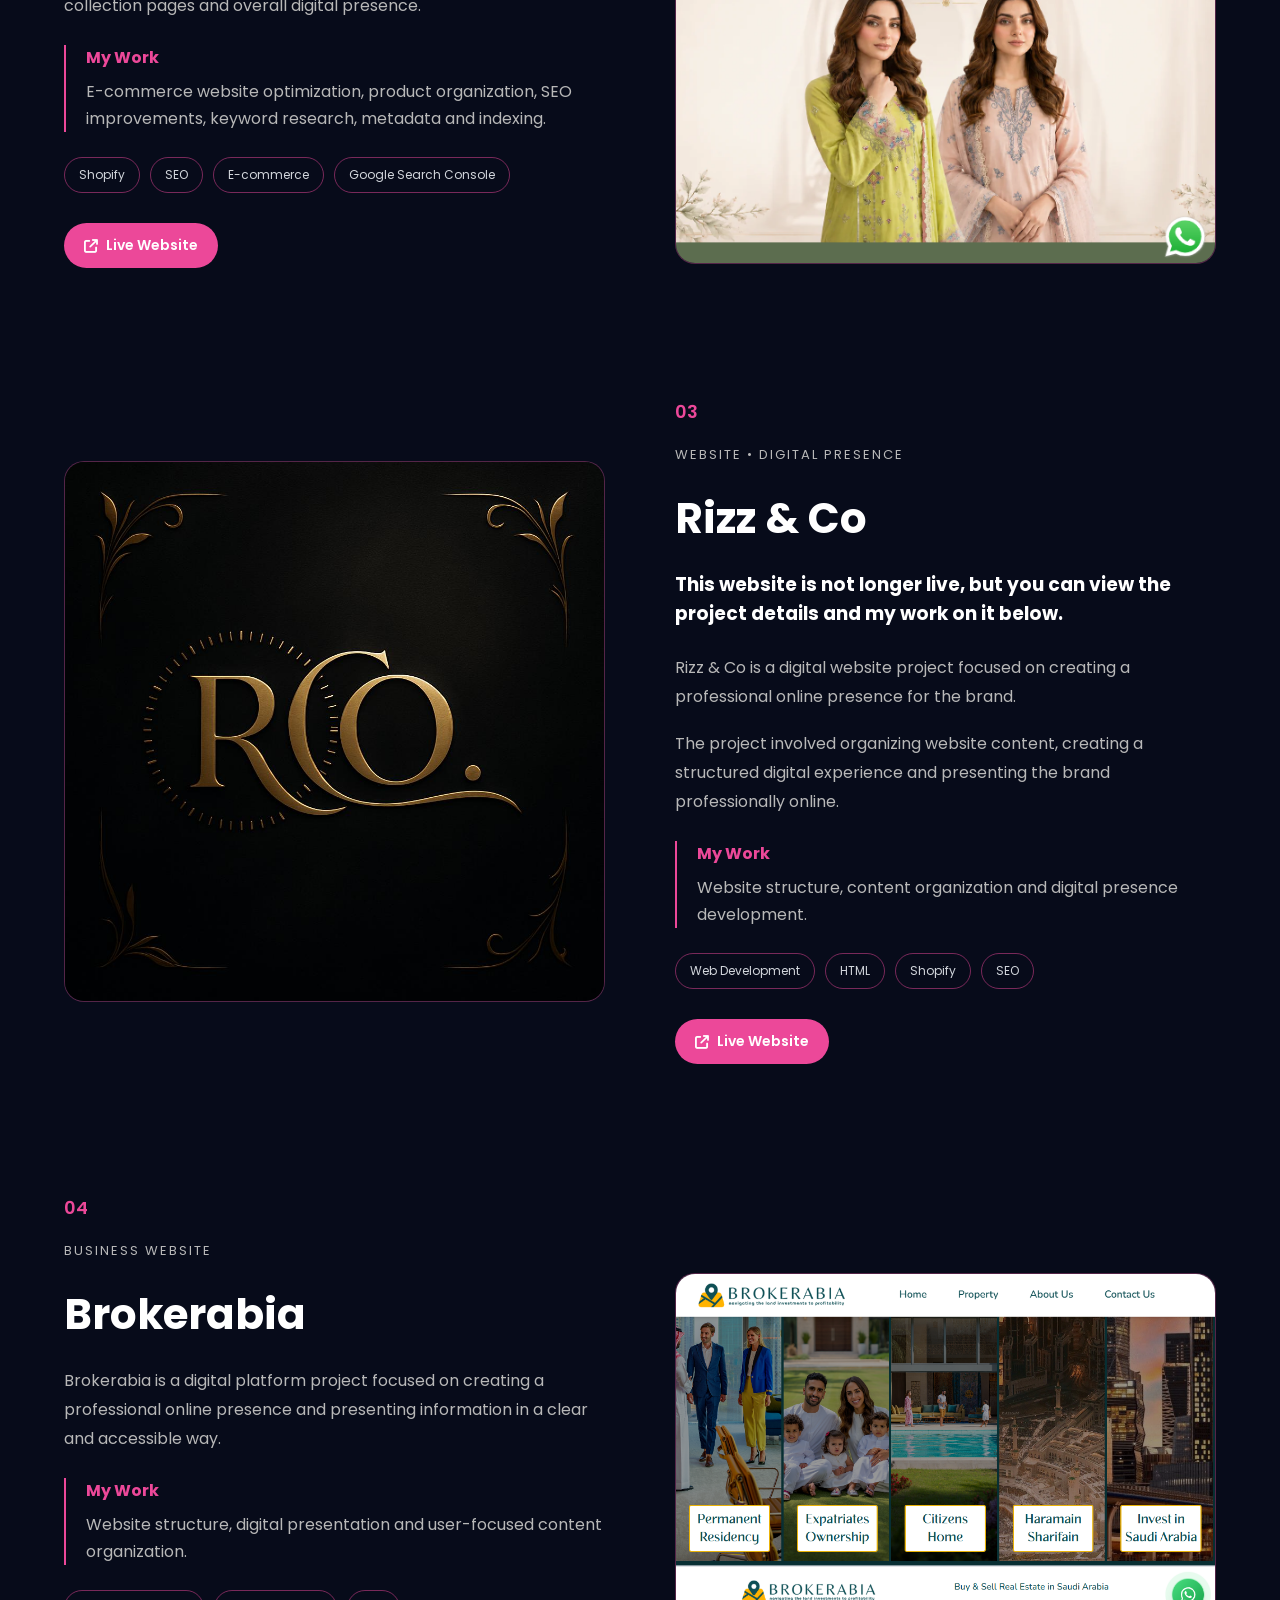
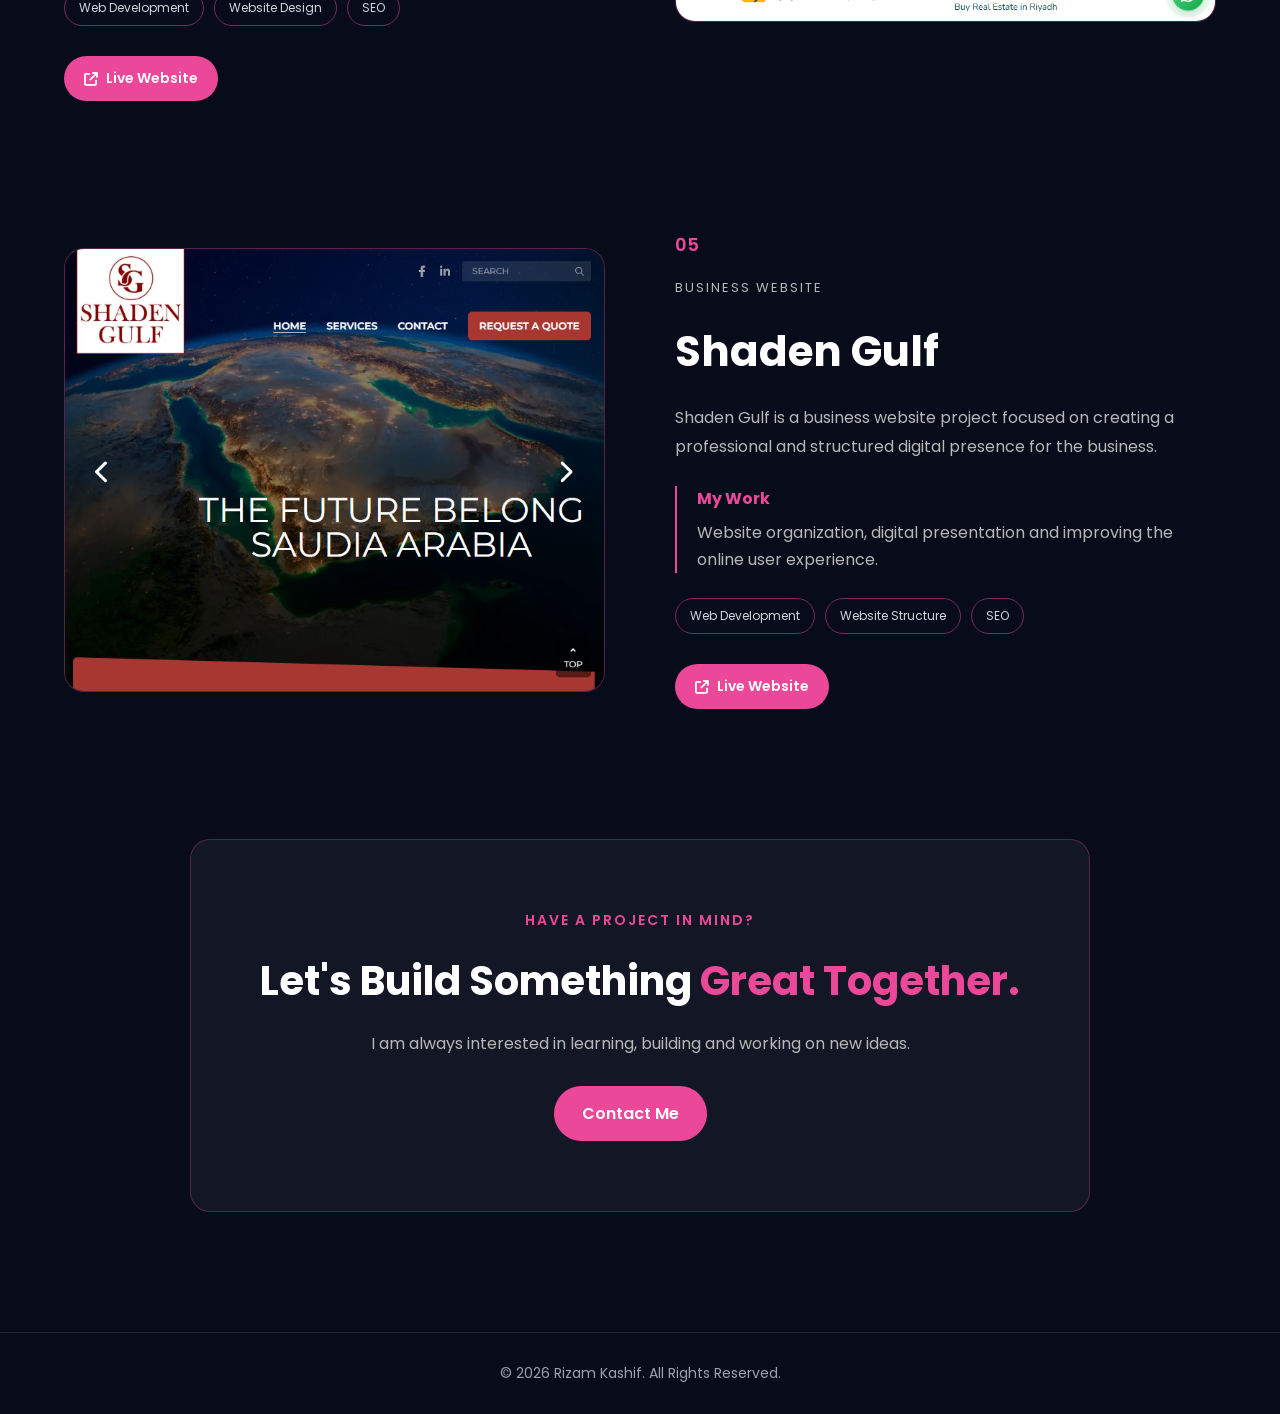
<file: projects.html>
<!DOCTYPE html>
<html lang="en">

<head>

    <!-- ========================================= -->
    <!-- BASIC SEO INFORMATION -->
    <!-- ========================================= -->

    <meta charset="UTF-8">

    <meta name="viewport" content="width=device-width, initial-scale=1.0">

    <title>Projects | Rizam Kashif - AI Student & Developer</title>

    <meta name="description"
        content="Explore the projects of Rizam Kashif, a BS Artificial Intelligence student with practical experience in web development, e-commerce, SEO and digital projects.">

    <meta name="keywords"
        content="Rizam Kashif Projects, Web Development Projects, SEO Projects, Shopify Projects, AI Student Portfolio">

    <meta name="author" content="Rizam Kashif">


    <!-- Favicon -->

    <link rel="icon" href="images/favicon.ico">


    <!-- Google Fonts -->

    <link rel="preconnect" href="https://fonts.googleapis.com">

    <link rel="preconnect" href="https://fonts.gstatic.com" crossorigin>

    <link href="https://fonts.googleapis.com/css2?family=Poppins:wght@300;400;500;600;700&display=swap"
        rel="stylesheet">


    <!-- Font Awesome Icons -->

    <link rel="stylesheet"
        href="https://cdnjs.cloudflare.com/ajax/libs/font-awesome/6.7.2/css/all.min.css">


    <!-- Main CSS -->

    <link rel="stylesheet" href="style.css">

</head>


<body>


    <!-- ========================================= -->
    <!-- NAVBAR -->
    <!-- ========================================= -->

    <header>

        <nav class="navbar">

            <!-- Logo -->

            <div class="logo">

                <h2>
                    Rizam<span>Kashif</span>
                </h2>

            </div>


            <!-- Mobile Hamburger Button -->

            <button
                class="menu-toggle"
                id="menu-toggle"
                aria-label="Open navigation menu">

                <i class="fa-solid fa-bars"></i>

            </button>


            <!-- Navigation Links -->

            <ul
                class="nav-links"
                id="nav-links">

                <li>
                    <a href="index.html">
                        Home
                    </a>
                </li>

                <li>
                    <a href="about.html">
                        About
                    </a>
                </li>

                <li>
                    <a href="skills.html">
                        Skills
                    </a>
                </li>

                <li>
                    <a href="projects.html">
                        Projects
                    </a>
                </li>

                <li>
                    <a href="contact.html">
                        Contact
                    </a>
                </li>

            </ul>


            <!-- Desktop CV Button -->

            <a
                href="Rizam_Kashif_CV.pdf"
                class="resume-btn">

                Download CV

            </a>

        </nav>

    </header>


    <!-- ========================================= -->
    <!-- MAIN CONTENT -->
    <!-- ========================================= -->

    <main>


        <!-- ========================================= -->
        <!-- PROJECT PAGE HERO -->
        <!-- ========================================= -->

        <section class="projects-hero">

            <p class="section-label">
                MY WORK
            </p>

            <h1>
                Projects I've <span>Built</span>
            </h1>

            <p>

                A collection of projects and digital experiences
                I have worked on while developing my skills in
                web development, e-commerce, SEO and technology.

            </p>

        </section>


        <!-- ========================================= -->
        <!-- PROJECTS SHOWCASE -->
        <!-- ========================================= -->

        <section class="projects-container">


            <!-- ========================================= -->
            <!-- PROJECT 1: ANNISH FOOTWEAR -->
            <!-- ========================================= -->

            <article class="project-showcase">


                <!-- Project Image -->

                <div class="project-image">

                    <!-- ADD YOUR ANNISH IMAGE HERE LATER -->

                    <img src="images/annish-footwear.png"
                        alt="Annish Footwear e-commerce website">

                </div>


                <!-- Project Details -->

                <div class="project-details">

                    <span class="project-number">
                        01
                    </span>

                    <p class="project-category">
                        E-COMMERCE • SHOPIFY • SEO
                    </p>

                    <h2>
                        Annish Footwear
                    </h2>

                    <p>

                        Annish Footwear is a women's footwear
                        e-commerce website created to establish a
                        professional online presence for the brand
                        and showcase its footwear collections.

                    </p>

                    <p>

                        The project involved building and optimizing
                        the Shopify website, organizing products and
                        collections, improving the website structure
                        and working on search engine optimization.

                    </p>


                    <div class="project-role">

                        <strong>
                            My Work
                        </strong>

                        <p>
                            Shopify website development, e-commerce
                            structure, product organization, SEO,
                            metadata optimization, image optimization
                            and Google Search Console setup.
                        </p>

                    </div>


                    <!-- Technologies -->

                    <div class="project-technologies">

                        <span>
                            Shopify
                        </span>

                        <span>
                            HTML
                        </span>

                        <span>
                            CSS
                        </span>

                        <span>
                            SEO
                        </span>

                        <span>
                            Google Search Console
                        </span>

                    </div>


                    <!-- Buttons -->

                    <div class="project-buttons">

                        <a
                            href="https://annishfootwear.com/"
                            class="project-btn primary-project-btn"
                            target="_blank"
                            rel="noopener noreferrer">

                            <i class="fa-solid fa-arrow-up-right-from-square"></i>

                            Live Website

                        </a>

                    </div>

                </div>

            </article>


            <!-- ========================================= -->
            <!-- PROJECT 2: ILHAM PREMIUM -->
            <!-- ========================================= -->

            <article class="project-showcase reverse-project">


                <!-- Project Image -->

                <div class="project-image">

                    <img src="images/ilham-premium.png"
                        alt="ILHAM Premium e-commerce website">

                </div>


                <!-- Project Details -->

                <div class="project-details">

                    <span class="project-number">
                        02
                    </span>

                    <p class="project-category">
                        E-COMMERCE • SEO
                    </p>

                    <h2>
                        ILHAM Premium
                    </h2>

                    <p>

                        ILHAM Premium is a premium fashion e-commerce
                        website focused on Pakistani clothing and luxury
                        fashion collections.

                    </p>

                    <p>

                        I worked on improving the website structure,
                        product organization, collection pages and
                        overall digital presence.

                    </p>


                    <div class="project-role">

                        <strong>
                            My Work
                        </strong>

                        <p>
                            E-commerce website optimization,
                            product organization, SEO improvements,
                            keyword research, metadata and indexing.
                        </p>

                    </div>


                    <!-- Technologies -->

                    <div class="project-technologies">

                        <span>
                            Shopify
                        </span>

                        <span>
                            SEO
                        </span>

                        <span>
                            E-commerce
                        </span>

                        <span>
                            Google Search Console
                        </span>

                    </div>


                    <!-- Buttons -->

                    <div class="project-buttons">

                        <a
                            href="https://ilhampremium.com"
                            class="project-btn primary-project-btn"
                            target="_blank"
                            rel="noopener noreferrer">

                            <i class="fa-solid fa-arrow-up-right-from-square"></i>

                            Live Website

                        </a>

                    </div>

                </div>

            </article>


            <!-- ========================================= -->
            <!-- PROJECT 3: RIZZ & CO -->
            <!-- ========================================= -->

            <article class="project-showcase">


                <!-- Project Image -->

                <div class="project-image">

                    <img src="images/rizz-and-co.png"
                        alt="Rizz and Co website project">

                </div>


                <!-- Project Details -->

                <div class="project-details">

                    <span class="project-number">
                        03
                    </span>

                    <p class="project-category">
                        WEBSITE • DIGITAL PRESENCE
                    </p>

                    <h2>
                        Rizz & Co
                    </h2>

                    <h3>
                        This website is not longer live, but you can view the project details and my work on it below.
                    </h3>

                    <br>

                    <p>

                        Rizz & Co is a digital website project focused
                        on creating a professional online presence
                        for the brand.

                    </p>

                    <p>

                        The project involved organizing website content,
                        creating a structured digital experience and
                        presenting the brand professionally online.

                    </p>


                    <div class="project-role">

                        <strong>
                            My Work
                        </strong>

                        <p>
                            Website structure, content organization
                            and digital presence development.
                        </p>

                    </div>


                    <div class="project-technologies">

                        <span>
                            Web Development
                        </span>

                        <span>
                            HTML
                        </span>

                        <span>
                            Shopify
                        </span>

                        <span>
                            SEO
                        </span>

                    </div>


                    <div class="project-buttons">

                        <a
                            href="https://rizzandco.store"
                            class="project-btn primary-project-btn"
                            target="_blank"
                            rel="noopener noreferrer">

                            <i class="fa-solid fa-arrow-up-right-from-square"></i>

                            Live Website

                        </a>

                    </div>

                </div>

            </article>


            <!-- ========================================= -->
            <!-- PROJECT 4: BROKERABIA -->
            <!-- ========================================= -->

            <article class="project-showcase reverse-project">


                <!-- Project Image -->

                <div class="project-image">

                    <img src="images/brokerabia.png"
                        alt="Brokerabia website project">

                </div>


                <!-- Project Details -->

                <div class="project-details">

                    <span class="project-number">
                        04
                    </span>

                    <p class="project-category">
                        BUSINESS WEBSITE
                    </p>

                    <h2>
                        Brokerabia
                    </h2>

                    <p>

                        Brokerabia is a digital platform project
                        focused on creating a professional online
                        presence and presenting information in a
                        clear and accessible way.

                    </p>


                    <div class="project-role">

                        <strong>
                            My Work
                        </strong>

                        <p>
                            Website structure, digital presentation
                            and user-focused content organization.
                        </p>

                    </div>


                    <div class="project-technologies">

                        <span>
                            Web Development
                        </span>

                        <span>
                            Website Design
                        </span>

                        <span>
                            SEO
                        </span>

                    </div>


                    <div class="project-buttons">

                        <a
                            href="https://www.brokerabia.com"
                            class="project-btn primary-project-btn"
                            target="_blank"
                            rel="noopener noreferrer">

                            <i class="fa-solid fa-arrow-up-right-from-square"></i>

                            Live Website

                        </a>

                    </div>

                </div>

            </article>


            <!-- ========================================= -->
            <!-- PROJECT 5: SHADEN GULF -->
            <!-- ========================================= -->

            <article class="project-showcase">


                <!-- Project Image -->

                <div class="project-image">

                    <img src="images/shaden-gulf.png"
                        alt="Shaden Gulf website project">

                </div>


                <!-- Project Details -->

                <div class="project-details">

                    <span class="project-number">
                        05
                    </span>

                    <p class="project-category">
                        BUSINESS WEBSITE
                    </p>

                    <h2>
                        Shaden Gulf
                    </h2>

                    <p>

                        Shaden Gulf is a business website project
                        focused on creating a professional and
                        structured digital presence for the business.

                    </p>


                    <div class="project-role">

                        <strong>
                            My Work
                        </strong>

                        <p>
                            Website organization, digital presentation
                            and improving the online user experience.
                        </p>

                    </div>


                    <div class="project-technologies">

                        <span>
                            Web Development
                        </span>

                        <span>
                            Website Structure
                        </span>

                        <span>
                            SEO
                        </span>

                    </div>


                    <div class="project-buttons">

                        <a
                            href="https://www.shadengulf.com"
                            class="project-btn primary-project-btn"
                            target="_blank"
                            rel="noopener noreferrer">

                            <i class="fa-solid fa-arrow-up-right-from-square"></i>

                            Live Website

                        </a>

                    </div>

                </div>

            </article>


        </section>


        <!-- ========================================= -->
        <!-- CALL TO ACTION -->
        <!-- ========================================= -->

        <section class="projects-cta">

            <p class="section-label">
                HAVE A PROJECT IN MIND?
            </p>

            <h2>
                Let's Build Something
                <span>Great Together.</span>
            </h2>

            <p>

                I am always interested in learning, building
                and working on new ideas.

            </p>

            <a href="contact.html"
                class="btn primary">

                Contact Me

            </a>

        </section>


    </main>


    <!-- ========================================= -->
    <!-- FOOTER -->
    <!-- ========================================= -->

    <footer>

        <p>
            © 2026 Rizam Kashif. All Rights Reserved.
        </p>

    </footer>


    <!-- JavaScript -->

    <script src="script.js"></script>


</body>

</html>
</file>
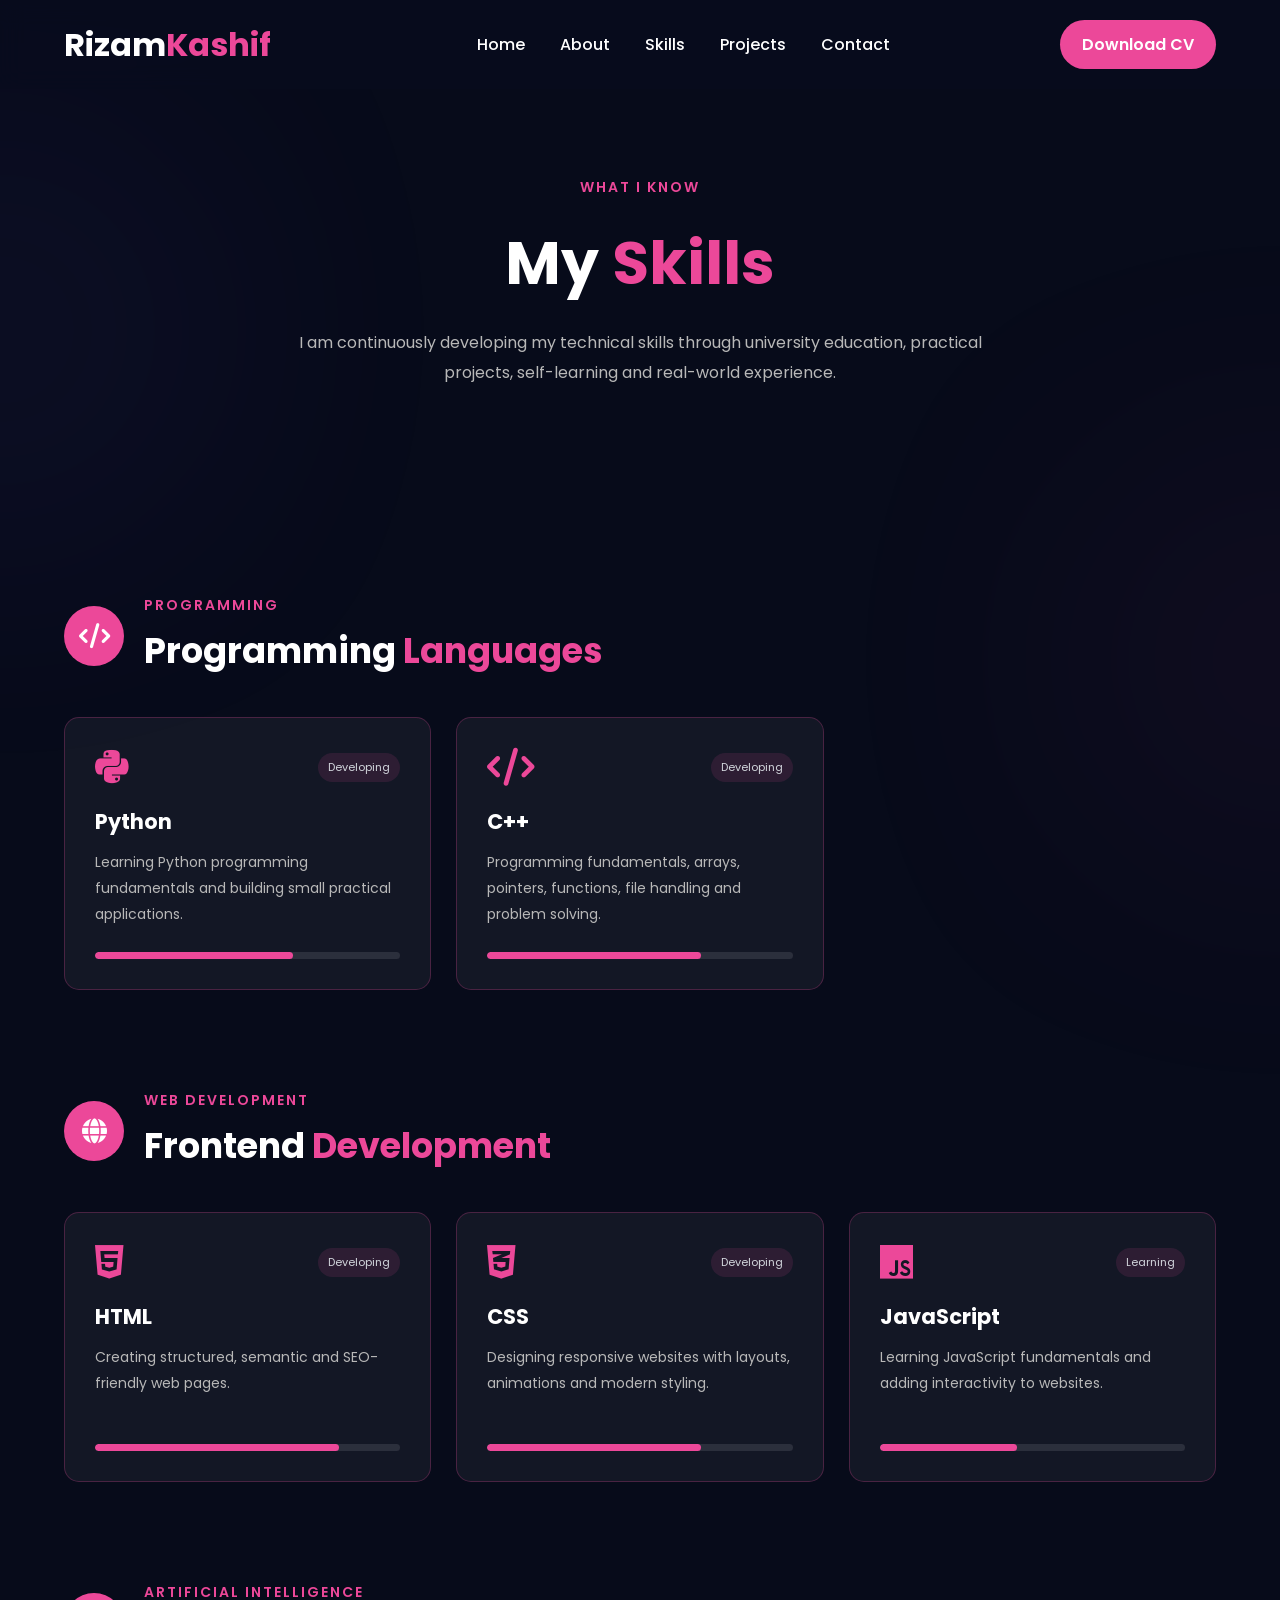
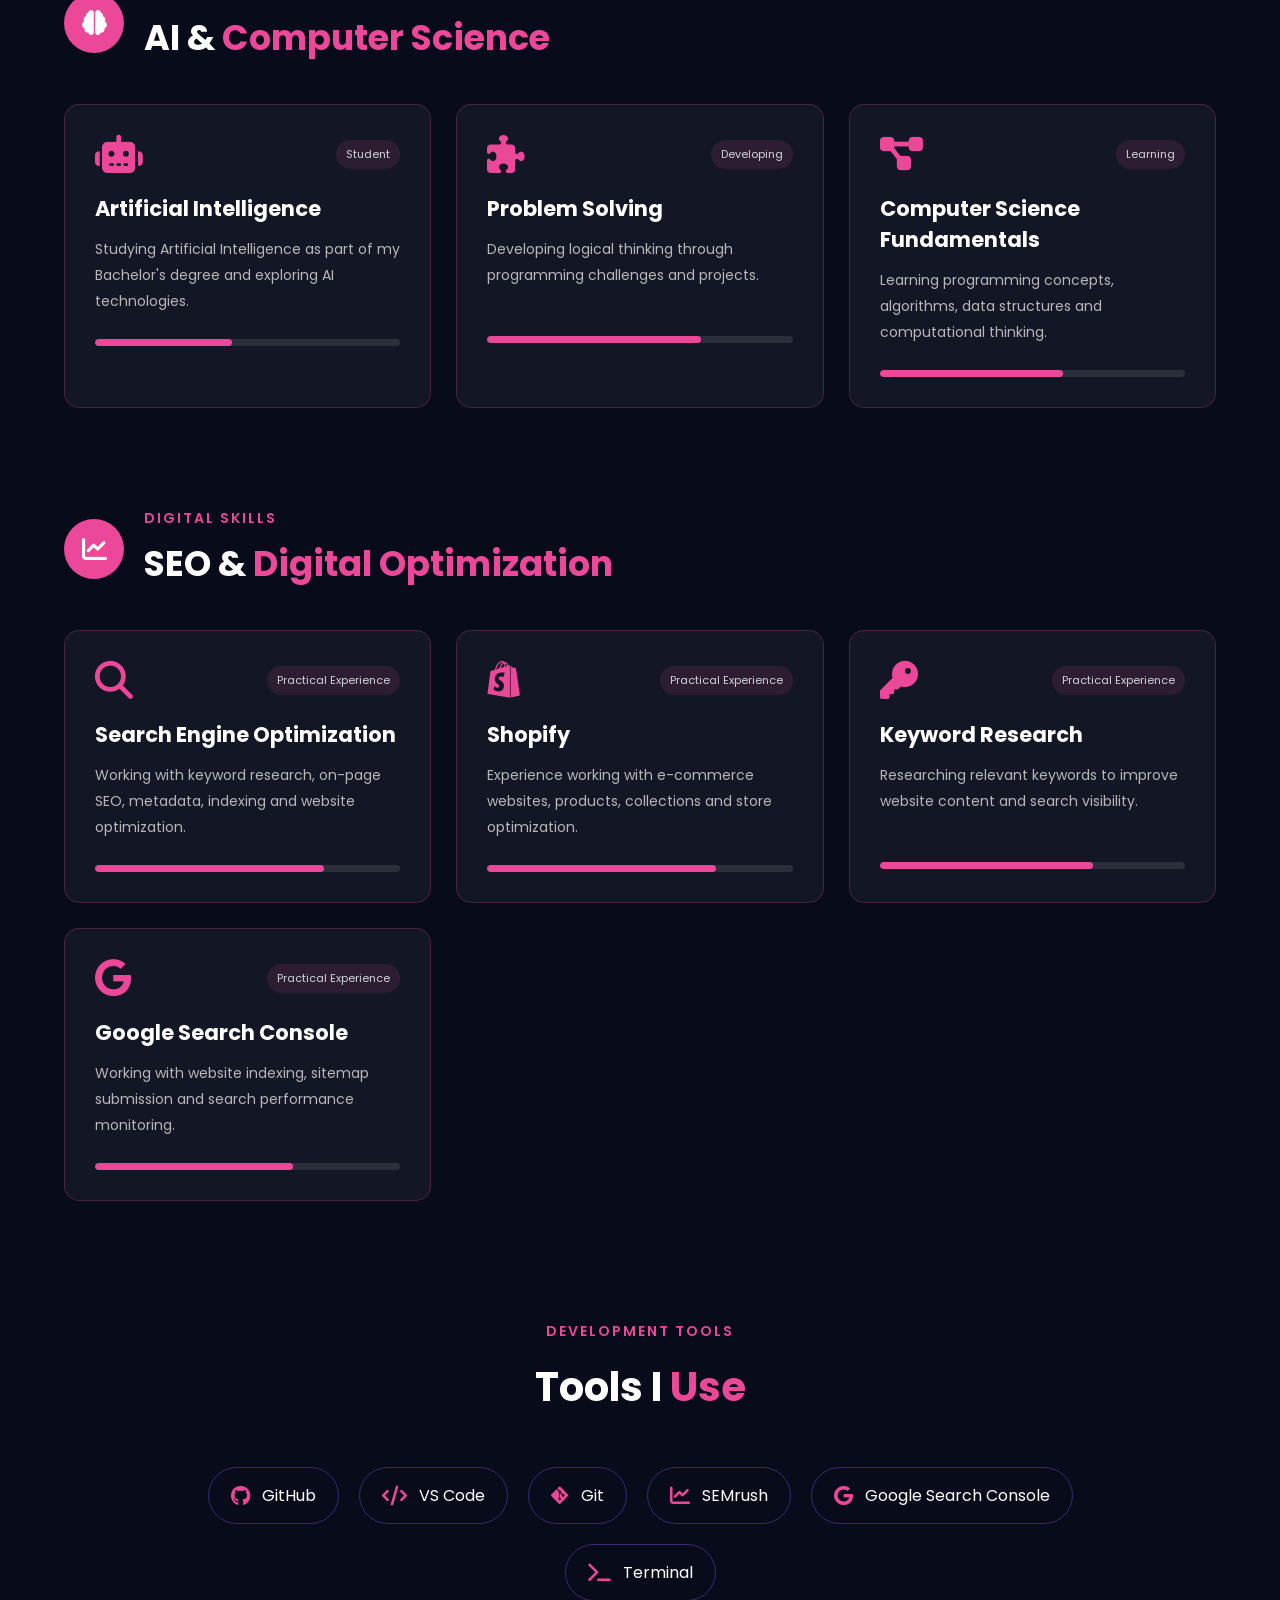
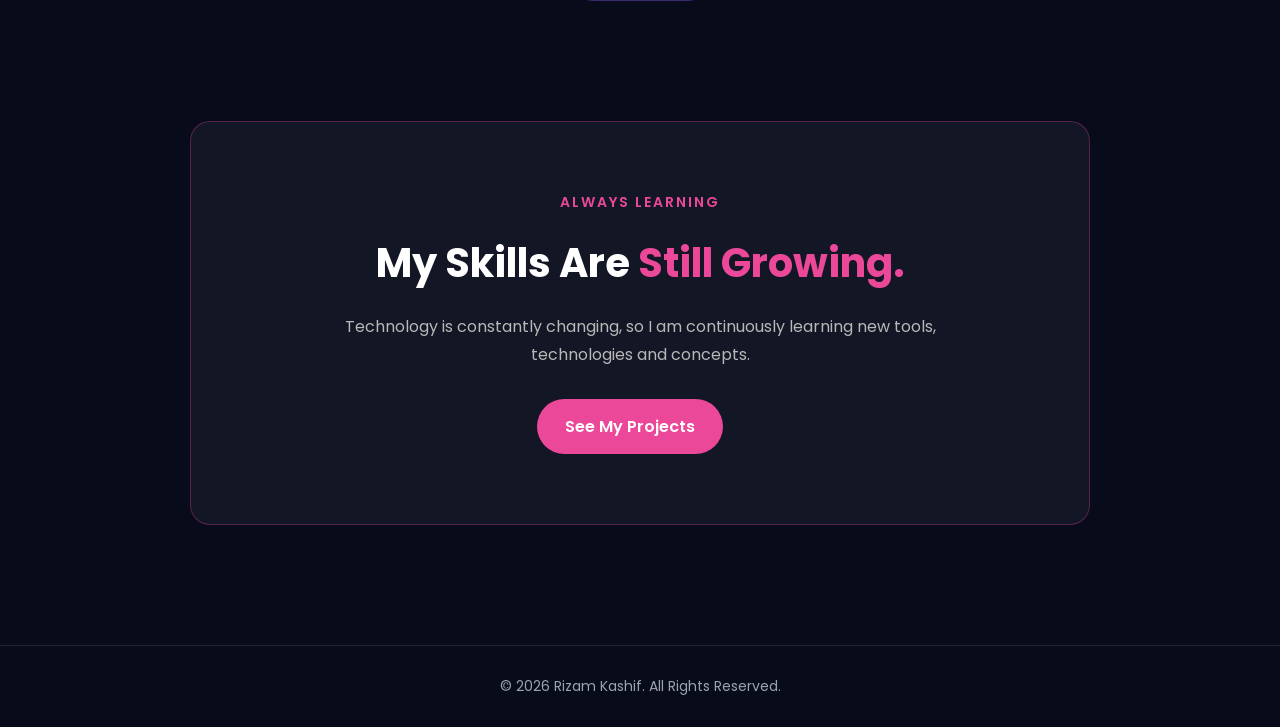
<file: skills.html>
<!DOCTYPE html>
<html lang="en">

<head>

    <!-- ========================================= -->
    <!-- BASIC SEO INFORMATION -->
    <!-- ========================================= -->

    <meta charset="UTF-8">

    <meta name="viewport" content="width=device-width, initial-scale=1.0">

    <title>Skills | Rizam Kashif - AI Student & Developer</title>

    <meta name="description"
        content="Explore the technical skills of Rizam Kashif, including Python, C++, HTML, CSS, JavaScript, Artificial Intelligence, SEO, Shopify, and web development.">

    <meta name="keywords"
        content="Rizam Kashif Skills, Python Developer, C++ Developer, HTML CSS JavaScript, SEO, Shopify, Artificial Intelligence">

    <meta name="author" content="Rizam Kashif">


    <!-- Favicon -->

    <link rel="icon" href="images/favicon.ico">


    <!-- Google Fonts -->

    <link rel="preconnect" href="https://fonts.googleapis.com">

    <link rel="preconnect" href="https://fonts.gstatic.com" crossorigin>

    <link href="https://fonts.googleapis.com/css2?family=Poppins:wght@300;400;500;600;700&display=swap"
        rel="stylesheet">


    <!-- Font Awesome Icons -->

    <link rel="stylesheet"
        href="https://cdnjs.cloudflare.com/ajax/libs/font-awesome/6.7.2/css/all.min.css">


    <!-- Main CSS -->

    <link rel="stylesheet" href="style.css">

</head>


<body>


    <!-- ========================================= -->
    <!-- NAVBAR -->
    <!-- ========================================= -->

   <!-- ========================================= -->
<!-- NAVBAR -->
<!-- ========================================= -->

<header>

    <nav class="navbar">

        <!-- Logo -->
        <div class="logo">

            <h2>
                Rizam<span>Kashif</span>
            </h2>

        </div>


        <!-- Mobile Hamburger Button -->
        <button
            class="menu-toggle"
            id="menu-toggle"
            aria-label="Open navigation menu">

            <i class="fa-solid fa-bars"></i>

        </button>


        <!-- Navigation Links -->
        <ul
            class="nav-links"
            id="nav-links">

            <li>
                <a href="index.html">
                    Home
                </a>
            </li>

            <li>
                <a href="about.html">
                    About
                </a>
            </li>

            <li>
                <a href="skills.html">
                    Skills
                </a>
            </li>

            <li>
                <a href="projects.html">
                    Projects
                </a>
            </li>

            <li>
                <a href="contact.html">
                    Contact
                </a>
            </li>

        </ul>


        <!-- Desktop CV Button -->
        <a
            href="Rizam_Kashif_CV.pdf"
            class="resume-btn">

            Download CV

        </a>

    </nav>

</header>

    <!-- ========================================= -->
    <!-- MAIN CONTENT -->
    <!-- ========================================= -->

    <main>


        <!-- ========================================= -->
        <!-- SKILLS HERO -->
        <!-- ========================================= -->

        <section class="skills-hero">


            <p class="section-label">
                WHAT I KNOW
            </p>


            <h1>
                My <span>Skills</span>
            </h1>


            <p>

                I am continuously developing my technical skills
                through university education, practical projects,
                self-learning and real-world experience.

            </p>

        </section>


        <!-- ========================================= -->
        <!-- PROGRAMMING SKILLS -->
        <!-- ========================================= -->

        <section class="skills-category">


            <div class="skills-category-heading">

                <i class="fa-solid fa-code"></i>

                <div>

                    <p class="section-label">
                        PROGRAMMING
                    </p>

                    <h2>
                        Programming <span>Languages</span>
                    </h2>

                </div>

            </div>


            <div class="skills-grid">


                <!-- Python -->

                <div class="skill-card">

                    <div class="skill-card-top">

                        <i class="fa-brands fa-python"></i>

                        <span>
                            Developing
                        </span>

                    </div>


                    <h3>
                        Python
                    </h3>


                    <p>

                        Learning Python programming fundamentals
                        and building small practical applications.

                    </p>


                    <div class="skill-bar">

                        <div class="skill-progress python-progress"></div>

                    </div>

                </div>


                <!-- C++ -->

                <div class="skill-card">

                    <div class="skill-card-top">

                        <i class="fa-solid fa-code"></i>

                        <span>
                            Developing
                        </span>

                    </div>


                    <h3>
                        C++
                    </h3>


                    <p>

                        Programming fundamentals, arrays, pointers,
                        functions, file handling and problem solving.

                    </p>


                    <div class="skill-bar">

                        <div class="skill-progress cpp-progress"></div>

                    </div>

                </div>


            </div>

        </section>


        <!-- ========================================= -->
        <!-- WEB DEVELOPMENT -->
        <!-- ========================================= -->

        <section class="skills-category">


            <div class="skills-category-heading">

                <i class="fa-solid fa-globe"></i>

                <div>

                    <p class="section-label">
                        WEB DEVELOPMENT
                    </p>

                    <h2>
                        Frontend <span>Development</span>
                    </h2>

                </div>

            </div>


            <div class="skills-grid">


                <!-- HTML -->

                <div class="skill-card">

                    <div class="skill-card-top">

                        <i class="fa-brands fa-html5"></i>

                        <span>
                            Developing
                        </span>

                    </div>


                    <h3>
                        HTML
                    </h3>


                    <p>

                        Creating structured, semantic and
                        SEO-friendly web pages.

                    </p>


                    <div class="skill-bar">

                        <div class="skill-progress html-progress"></div>

                    </div>

                </div>


                <!-- CSS -->

                <div class="skill-card">

                    <div class="skill-card-top">

                        <i class="fa-brands fa-css3-alt"></i>

                        <span>
                            Developing
                        </span>

                    </div>


                    <h3>
                        CSS
                    </h3>


                    <p>

                        Designing responsive websites with layouts,
                        animations and modern styling.

                    </p>


                    <div class="skill-bar">

                        <div class="skill-progress css-progress"></div>

                    </div>

                </div>


                <!-- JavaScript -->

                <div class="skill-card">

                    <div class="skill-card-top">

                        <i class="fa-brands fa-js"></i>

                        <span>
                            Learning
                        </span>

                    </div>


                    <h3>
                        JavaScript
                    </h3>


                    <p>

                        Learning JavaScript fundamentals and adding
                        interactivity to websites.

                    </p>


                    <div class="skill-bar">

                        <div class="skill-progress javascript-progress"></div>

                    </div>

                </div>


            </div>

        </section>


        <!-- ========================================= -->
        <!-- AI & COMPUTER SCIENCE -->
        <!-- ========================================= -->

        <section class="skills-category">


            <div class="skills-category-heading">

                <i class="fa-solid fa-brain"></i>

                <div>

                    <p class="section-label">
                        ARTIFICIAL INTELLIGENCE
                    </p>

                    <h2>
                        AI & <span>Computer Science</span>
                    </h2>

                </div>

            </div>


            <div class="skills-grid">


                <!-- Artificial Intelligence -->

                <div class="skill-card">

                    <div class="skill-card-top">

                        <i class="fa-solid fa-robot"></i>

                        <span>
                            Student
                        </span>

                    </div>


                    <h3>
                        Artificial Intelligence
                    </h3>


                    <p>

                        Studying Artificial Intelligence as part
                        of my Bachelor's degree and exploring
                        AI technologies.

                    </p>


                    <div class="skill-bar">

                        <div class="skill-progress ai-progress"></div>

                    </div>

                </div>


                <!-- Problem Solving -->

                <div class="skill-card">

                    <div class="skill-card-top">

                        <i class="fa-solid fa-puzzle-piece"></i>

                        <span>
                            Developing
                        </span>

                    </div>


                    <h3>
                        Problem Solving
                    </h3>


                    <p>

                        Developing logical thinking through
                        programming challenges and projects.

                    </p>


                    <div class="skill-bar">

                        <div class="skill-progress problem-progress"></div>

                    </div>

                </div>


                <!-- Data Structures -->

                <div class="skill-card">

                    <div class="skill-card-top">

                        <i class="fa-solid fa-diagram-project"></i>

                        <span>
                            Learning
                        </span>

                    </div>


                    <h3>
                        Computer Science Fundamentals
                    </h3>


                    <p>

                        Learning programming concepts, algorithms,
                        data structures and computational thinking.

                    </p>


                    <div class="skill-bar">

                        <div class="skill-progress cs-progress"></div>

                    </div>

                </div>


            </div>

        </section>


        <!-- ========================================= -->
        <!-- SEO & DIGITAL SKILLS -->
        <!-- ========================================= -->

        <section class="skills-category">


            <div class="skills-category-heading">

                <i class="fa-solid fa-chart-line"></i>

                <div>

                    <p class="section-label">
                        DIGITAL SKILLS
                    </p>

                    <h2>
                        SEO & <span>Digital Optimization</span>
                    </h2>

                </div>

            </div>


            <div class="skills-grid">


                <!-- SEO -->

                <div class="skill-card">

                    <div class="skill-card-top">

                        <i class="fa-solid fa-magnifying-glass"></i>

                        <span>
                            Practical Experience
                        </span>

                    </div>


                    <h3>
                        Search Engine Optimization
                    </h3>


                    <p>

                        Working with keyword research, on-page SEO,
                        metadata, indexing and website optimization.

                    </p>


                    <div class="skill-bar">

                        <div class="skill-progress seo-progress"></div>

                    </div>

                </div>


                <!-- Shopify -->

                <div class="skill-card">

                    <div class="skill-card-top">

                        <i class="fa-brands fa-shopify"></i>

                        <span>
                            Practical Experience
                        </span>

                    </div>


                    <h3>
                        Shopify
                    </h3>


                    <p>

                        Experience working with e-commerce websites,
                        products, collections and store optimization.

                    </p>


                    <div class="skill-bar">

                        <div class="skill-progress shopify-progress"></div>

                    </div>

                </div>


                <!-- Keyword Research -->

                <div class="skill-card">

                    <div class="skill-card-top">

                        <i class="fa-solid fa-key"></i>

                        <span>
                            Practical Experience
                        </span>

                    </div>


                    <h3>
                        Keyword Research
                    </h3>


                    <p>

                        Researching relevant keywords to improve
                        website content and search visibility.

                    </p>


                    <div class="skill-bar">

                        <div class="skill-progress keyword-progress"></div>

                    </div>

                </div>


                <!-- Google Search Console -->

                <div class="skill-card">

                    <div class="skill-card-top">

                        <i class="fa-brands fa-google"></i>

                        <span>
                            Practical Experience
                        </span>

                    </div>


                    <h3>
                        Google Search Console
                    </h3>


                    <p>

                        Working with website indexing, sitemap
                        submission and search performance monitoring.

                    </p>


                    <div class="skill-bar">

                        <div class="skill-progress gsc-progress"></div>

                    </div>

                </div>


            </div>

        </section>


        <!-- ========================================= -->
        <!-- TOOLS -->
        <!-- ========================================= -->

        <section class="tools-section">


            <div class="section-heading">

                <p class="section-label">
                    DEVELOPMENT TOOLS
                </p>


                <h2>
                    Tools I <span>Use</span>
                </h2>

            </div>


            <div class="tools-list">


                <div class="tool-item">

                    <i class="fa-brands fa-github"></i>

                    <span>
                        GitHub
                    </span>

                </div>


                <div class="tool-item">

                    <i class="fa-solid fa-code"></i>

                    <span>
                        VS Code
                    </span>

                </div>


                <div class="tool-item">

                    <i class="fa-brands fa-git-alt"></i>

                    <span>
                        Git
                    </span>

                </div>


                <div class="tool-item">

                    <i class="fa-solid fa-chart-line"></i>

                    <span>
                        SEMrush
                    </span>

                </div>


                <div class="tool-item">

                    <i class="fa-brands fa-google"></i>

                    <span>
                        Google Search Console
                    </span>

                </div>


                <div class="tool-item">

                    <i class="fa-solid fa-terminal"></i>

                    <span>
                        Terminal
                    </span>

                </div>


            </div>

        </section>


        <!-- ========================================= -->
        <!-- CTA -->
        <!-- ========================================= -->

        <section class="skills-cta">


            <p class="section-label">
                ALWAYS LEARNING
            </p>


            <h2>
                My Skills Are
                <span>Still Growing.</span>
            </h2>


            <p>

                Technology is constantly changing, so I am continuously
                learning new tools, technologies and concepts.

            </p>


            <a href="projects.html"
                class="btn primary">

                See My Projects

            </a>

        </section>


    </main>


    <!-- ========================================= -->
    <!-- FOOTER -->
    <!-- ========================================= -->

    <footer>

        <p>
            © 2026 Rizam Kashif. All Rights Reserved.
        </p>

    </footer>


    <!-- JavaScript -->

    <script src="script.js"></script>


</body>

</html>
</file>
<file: style.css>
/* ========================================= */
/* GOOGLE FONT */
/* ========================================= */

@import url('https://fonts.googleapis.com/css2?family=Poppins:wght@300;400;500;600;700&display=swap');


/* ========================================= */
/* RESET */
/* ========================================= */

*{
    margin:0;
    padding:0;
    box-sizing:border-box;
    scroll-behavior:smooth;
    -webkit-tap-highlight-color:transparent;
}


/* ========================================= */
/* BODY */
/* ========================================= */

html{

    overflow-x:hidden;

    width:100%;

}


body{

    font-family:'Poppins',sans-serif;

    background:#070B1A;

    color:white;

    overflow-x:hidden;

    width:100%;

    max-width:100vw;

    -webkit-font-smoothing:antialiased;

    -webkit-overflow-scrolling:touch;

}


/* ========================================= */
/* LINKS */
/* ========================================= */

a{

    text-decoration:none;

    color:white;

}


/* ========================================= */
/* NAVBAR */
/* ========================================= */

header{

    position:fixed;

    width:100%;

    top:0;

    left:0;

    z-index:1000;

    -webkit-backdrop-filter:blur(12px);

    backdrop-filter:blur(12px);

    background:rgba(8,12,30,.75);

}


/* Navbar Container */

.navbar{

    width:90%;

    margin:auto;

    display:flex;

    justify-content:space-between;

    align-items:center;

    padding:20px 0;

}


/* Logo */

.logo h2{

    font-size:32px;

    font-weight:700;

}

.logo span{

    color:#EC4899;

}


/* Navigation */

.nav-links{

    display:flex;

    list-style:none;

}


.nav-links li{

    margin-left:35px;

}


.nav-links a{

    transition:.3s;

    font-weight:500;

}


.nav-links a:hover{

    color:#EC4899;

}


/* Resume Button */

.resume-btn{

    padding:12px 22px;

    background:#EC4899;

    border-radius:30px;

    transition:.3s;

    font-weight:600;

    -webkit-appearance:none;
    appearance:none;

}


.resume-btn:hover{

    background:#8B5CF6;

}


/* ========================================= */
/* HERO SECTION */
/* ========================================= */

.hero{

    width:90%;

    min-height:100vh;

    min-height:100dvh;

    margin:auto;

    display:flex;

    justify-content:space-between;

    align-items:center;

}


/* ========================================= */
/* LEFT SIDE */
/* ========================================= */

.hero-text{

    width:55%;

}


.hello{

    color:#EC4899;

    font-size:22px;

    margin-bottom:15px;

}


.hero h1{

    font-size:70px;

    line-height:1.1;

}


.hero h2{

    margin-top:20px;

    font-size:34px;

    color:#8B5CF6;

    height:45px;

}


.description{

    margin-top:25px;

    color:#B8B8B8;

    line-height:32px;

    font-size:18px;

}


/* ========================================= */
/* BUTTONS */
/* ========================================= */

.hero-buttons{

    margin-top:40px;

}


.btn{

    display:inline-block;

    padding:15px 28px;

    border-radius:40px;

    transition:.3s;

    font-weight:600;

    -webkit-appearance:none;
    appearance:none;

}


.primary{

    background:#EC4899;

    margin-right:20px;

}


.primary:hover{

    background:#8B5CF6;

    transform:translateY(-5px);

}


.secondary{

    border:2px solid #EC4899;

}


.secondary:hover{

    background:#EC4899;

}


/* ========================================= */
/* SOCIAL ICONS */
/* ========================================= */

.social-icons{

    margin-top:45px;

}


.social-icons a{

    display:inline-flex;

    width:55px;

    height:55px;

    justify-content:center;

    align-items:center;

    margin-right:18px;

    border-radius:50%;

    border:2px solid #EC4899;

    transition:.3s;

    font-size:22px;

}


.social-icons a:hover{

    background:#EC4899;

    transform:translateY(-8px);

}


/* ========================================= */
/* HERO IMAGE */
/* ========================================= */

.hero-image{

    width:40%;

    display:flex;

    justify-content:center;

    align-items:center;

    position:relative;

}


/* Pink Glow */

.glow-circle{

    width:430px;

    height:430px;

    background:#EC4899;

    position:absolute;

    border-radius:50%;

    -webkit-filter:blur(130px);

    filter:blur(130px);

    opacity:.35;

}


/* Profile Image */

.hero-image img{

    width:380px;

    border-radius:50%;

    border:5px solid #EC4899;

    position:relative;

    z-index:10;

    transition:.5s;

}


.hero-image img:hover{

    transform:scale(1.05);

}


/* ========================================= */
/* RESPONSIVE */
/* ========================================= */

@media(max-width:992px){

.hero{

flex-direction:column-reverse;

text-align:center;

padding-top:150px;

}

.hero-text{

width:100%;

}

.hero-image{

width:100%;

margin-bottom:50px;

}

.hero h1{

font-size:52px;

}

.nav-links{

display:none;

}

.resume-btn{

display:none;

}

}/* ========================================= */
/* TECH STACK SECTION */
/* ========================================= */

.tech-stack{

    width:90%;

    margin:100px auto;

    text-align:center;

}


.tech-stack h2{

    font-size:35px;

    margin-bottom:45px;

}


.tech-icons{

    display:flex;

    justify-content:center;

    flex-wrap:wrap;

    gap:25px;

}


.tech-card{

    width:150px;

    height:140px;

    padding:25px 15px;

    background:rgba(255,255,255,0.05);

    border:1px solid rgba(236,72,153,0.3);

    border-radius:15px;

    transition:0.4s;

}


.tech-card i{

    font-size:45px;

    color:#EC4899;

    margin-bottom:15px;

}


.tech-card p{

    font-size:16px;

    color:#d1d5db;

}


.tech-card:hover{

    transform:translateY(-10px);

    background:rgba(236,72,153,0.12);

    box-shadow:0 0 25px rgba(236,72,153,0.35);

}


/* ========================================= */
/* STATS SECTION */
/* ========================================= */

.stats{

    width:90%;

    margin:100px auto;

    display:grid;

    grid-template-columns:repeat(4,1fr);

    gap:25px;

}


.stat-card{

    padding:35px 20px;

    text-align:center;

    background:rgba(255,255,255,0.05);

    border:1px solid rgba(139,92,246,0.3);

    border-radius:15px;

    transition:0.4s;

}


.stat-card h2{

    font-size:28px;

    color:#EC4899;

    margin-bottom:10px;

}


.stat-card p{

    color:#b8b8b8;

}


.stat-card:hover{

    transform:translateY(-10px);

    box-shadow:0 0 25px rgba(139,92,246,0.35);

}


/* ========================================= */
/* CONTACT PREVIEW */
/* ========================================= */

.contact-preview{

    width:90%;

    max-width:900px;

    margin:120px auto 100px;

    padding:60px 30px;

    text-align:center;

    background:rgba(255,255,255,0.05);

    border:1px solid rgba(236,72,153,0.3);

    border-radius:20px;

}


.contact-preview h2{

    font-size:40px;

    color:#EC4899;

    margin-bottom:20px;

}


.contact-preview > p{

    color:#b8b8b8;

    font-size:17px;

    line-height:30px;

}


.contact-info{

    margin-top:30px;

}


.contact-info p{

    margin:15px 0;

    font-size:17px;

}


.contact-info i{

    color:#EC4899;

    margin-right:10px;

}


/* ========================================= */
/* FOOTER */
/* ========================================= */

footer{

    padding:30px;

    text-align:center;

    border-top:1px solid rgba(255,255,255,0.1);

    color:#9ca3af;

}


footer p{

    font-size:14px;

}


/* ========================================= */
/* BACKGROUND GLOW EFFECTS */
/* ========================================= */

body::before{

    content:"";

    position:fixed;

    width:300px;

    height:300px;

    background:#8B5CF6;

    border-radius:50%;

    -webkit-filter:blur(150px);

    filter:blur(150px);

    opacity:0.15;

    top:20%;

    left:-150px;

    z-index:-1;

}


body::after{

    content:"";

    position:fixed;

    width:300px;

    height:300px;

    background:#EC4899;

    border-radius:50%;

    -webkit-filter:blur(150px);

    filter:blur(150px);

    opacity:0.12;

    bottom:10%;

    right:-150px;

    z-index:-1;

}


/* ========================================= */
/* MOBILE RESPONSIVE DESIGN */
/* ========================================= */

@media(max-width:768px){

    /* Navbar */

    .navbar{

        width:90%;

    }


    .logo h2{

        font-size:25px;

    }


    /* Hero */

    .hero{

        width:90%;

    }


    .hero-image img{

        width:280px;

    }


    .glow-circle{

        width:300px;

        height:300px;

    }


    .hero h1{

        font-size:42px;

    }


    .hero h2{

        font-size:25px;

    }


    .description{

        font-size:15px;

        line-height:27px;

    }


    .hero-buttons{

        display:flex;

        flex-direction:column;

        align-items:center;

        gap:15px;

    }


    .primary{

        margin-right:0;

    }


    .social-icons{

        margin-top:30px;

    }


    /* Tech Stack */

    .tech-stack h2{

        font-size:28px;

    }


    .tech-card{

        width:130px;

        height:125px;

    }


    .tech-card i{

        font-size:35px;

    }


    /* Stats */

    .stats{

        grid-template-columns:repeat(2,1fr);

        gap:15px;

    }


    .stat-card{

        padding:25px 10px;

    }


    .stat-card h2{

        font-size:22px;

    }


    .stat-card p{

        font-size:13px;

    }


    /* Contact */

    .contact-preview{

        padding:40px 20px;

    }


    .contact-preview h2{

        font-size:30px;

    }


    /* Background Glow - scaled down for mobile */

    body::before,

    body::after{

        width:140px;

        height:140px;

        opacity:0.08;

    }

}


/* ========================================= */
/* SMALL MOBILE DEVICES */
/* ========================================= */

@media(max-width:480px){

    .hero-image img{

        width:230px;

    }


    .glow-circle{

        width:240px;

        height:240px;

    }


    .hero h1{

        font-size:35px;

    }


    .hero h2{

        font-size:21px;

    }


    .stats{

        grid-template-columns:1fr;

    }


    .tech-icons{

        gap:15px;

    }


    .tech-card{

        width:120px;

    }

}


/* ========================================= */
/* HAMBURGER MENU (single source of truth) */
/* ========================================= */

/* Hidden on desktop */

.menu-toggle{

    display:none;

    background:none;

    border:none;

    cursor:pointer;

    -webkit-appearance:none;
    appearance:none;

}


@media(max-width:768px){

    /* Navbar row on mobile */

    .navbar{

        position:relative;

        flex-direction:row;

        justify-content:space-between;

        align-items:center;

        padding:20px;

    }


    /* Show hamburger button - blue, matches accent palette */

    .menu-toggle{

        display:block;

        font-size:26px;

        color:#3B82F6;

        z-index:1001;

    }


    /* Hide menu by default - dark theme dropdown, not white */

    .nav-links{

        display:none;

        position:absolute;

        top:100%;

        left:0;

        width:100%;

        flex-direction:column;

        align-items:center;

        text-align:center;

        gap:0;

        padding:10px 0 20px;

        background:rgba(8,12,30,0.98);

        -webkit-backdrop-filter:blur(12px);

        backdrop-filter:blur(12px);

        border-top:1px solid rgba(236,72,153,0.25);

        box-shadow:0 15px 30px rgba(0,0,0,0.4);

        z-index:1000;

    }


    /* Show menu when JavaScript adds active */

    .nav-links.active{

        display:flex;

    }


    /* Individual menu items */

    .nav-links li{

        width:100%;

        margin-left:0;

        padding:14px 0;

    }


    /* Menu links - keep site's white text on dark background */

    .nav-links li a{

        display:block;

        width:100%;

        color:white;

        font-size:16px;

    }


    /* Hover effect - matches desktop nav's pink hover */

    .nav-links li a:hover{

        color:#EC4899;

    }


    /* Hide resume button on mobile */

    .resume-btn{

        display:none;

    }

}
/* ========================================= */
/* ABOUT PAGE */
/* ========================================= */


/* ABOUT HERO */

.about-hero{

    min-height:50vh;

    display:flex;

    justify-content:center;

    align-items:center;

    text-align:center;

    padding:150px 20px 70px;

}


.about-heading h1{

    font-size:60px;

    margin:20px 0;

}


.about-heading h1 span,

.about-text h2 span,

.section-heading h2 span,

.goals-content h2 span{

    color:#EC4899;

}


.section-label{

    color:#EC4899;

    font-weight:600;

    letter-spacing:2px;

    font-size:14px;

}


.about-subtitle{

    color:#b8b8b8;

    max-width:700px;

    line-height:30px;

}


/* INTRODUCTION */

.about-introduction{

    width:90%;

    max-width:1200px;

    margin:80px auto;

    display:grid;

    grid-template-columns:350px 1fr;

    gap:80px;

    align-items:center;

}


.about-image img{

    width:100%;

    border-radius:20px;

    border:3px solid #EC4899;

    box-shadow:0 0 40px rgba(236,72,153,.25);

}


.about-text h2{

    font-size:38px;

    margin:20px 0;

}


.about-text p{

    color:#b8b8b8;

    line-height:30px;

    margin:15px 0;

}


/* PERSONAL INFORMATION */

.personal-info{

    width:90%;

    max-width:1200px;

    margin:120px auto;

    text-align:center;

}


.personal-info > h2{

    font-size:38px;

    margin-bottom:40px;

}


.personal-info > h2 span{

    color:#EC4899;

}


.info-grid{

    display:grid;

    grid-template-columns:repeat(4,1fr);

    gap:25px;

}


.info-card{

    padding:30px 20px;

    background:rgba(255,255,255,.05);

    border:1px solid rgba(236,72,153,.25);

    border-radius:15px;

    transition:.4s;

}


.info-card:hover{

    transform:translateY(-8px);

    box-shadow:0 0 25px rgba(236,72,153,.25);

}


.info-card i{

    color:#EC4899;

    font-size:30px;

    margin-bottom:15px;

}


.info-card h3{

    margin-bottom:10px;

}


.info-card p{

    color:#b8b8b8;

}


/* SECTION HEADING */

.section-heading{

    text-align:center;

    margin-bottom:50px;

}


.section-heading h2{

    font-size:40px;

    margin-top:15px;

}


/* EDUCATION */

.education-section{

    width:90%;

    max-width:1000px;

    margin:120px auto;

}


.education-timeline{

    display:flex;

    flex-direction:column;

    gap:25px;

}


.education-card{

    display:flex;

    gap:25px;

    padding:30px;

    background:rgba(255,255,255,.05);

    border-left:3px solid #EC4899;

    border-radius:12px;

    transition:.4s;

}


.education-card:hover{

    transform:translateX(10px);

    background:rgba(236,72,153,.08);

}


.education-icon{

    min-width:55px;

    height:55px;

    display:flex;

    justify-content:center;

    align-items:center;

    border-radius:50%;

    background:#EC4899;

    color:white;

    font-size:22px;

}


.education-date{

    color:#EC4899;

    font-size:14px;

    font-weight:600;

}


.education-content h3{

    font-size:23px;

    margin:8px 0;

}


.education-content h4{

    color:#8B5CF6;

    margin-bottom:12px;

}


.education-content p{

    color:#b8b8b8;

    line-height:27px;

}


/* INTERESTS */

.interests-section{

    width:90%;

    max-width:1200px;

    margin:120px auto;

}


.interests-grid{

    display:grid;

    grid-template-columns:repeat(3,1fr);

    gap:25px;

}


.interest-card{

    padding:30px;

    background:rgba(255,255,255,.05);

    border:1px solid rgba(139,92,246,.25);

    border-radius:15px;

    transition:.4s;

}


.interest-card:hover{

    transform:translateY(-8px);

    box-shadow:0 0 25px rgba(139,92,246,.25);

}


.interest-card i{

    font-size:35px;

    color:#EC4899;

    margin-bottom:20px;

}


.interest-card h3{

    margin-bottom:12px;

}


.interest-card p{

    color:#b8b8b8;

    line-height:27px;

}


/* SEO */

.seo-section{

    width:90%;

    max-width:1000px;

    margin:120px auto;

}


.seo-skills{

    display:flex;

    justify-content:center;

    flex-wrap:wrap;

    gap:15px;

}


.seo-skills span{

    padding:12px 20px;

    border-radius:30px;

    border:1px solid #EC4899;

    color:#f8fafc;

    transition:.3s;

}


.seo-skills span:hover{

    background:#EC4899;

    transform:translateY(-4px);

}


/* GOALS */

.goals-section{

    width:90%;

    max-width:1000px;

    margin:120px auto;

    padding:60px;

    text-align:center;

    background:rgba(255,255,255,.05);

    border:1px solid rgba(236,72,153,.3);

    border-radius:20px;

}


.goals-content h2{

    font-size:40px;

    margin:20px 0;

}


.goals-content > p{

    max-width:750px;

    margin:20px auto;

    color:#b8b8b8;

    line-height:30px;

}


.goals-content .btn{

    margin-top:20px;

}


/* ========================================= */
/* ABOUT PAGE RESPONSIVE DESIGN */
/* ========================================= */

@media(max-width:900px){

    .about-introduction{

        grid-template-columns:1fr;

        text-align:center;

    }


    .about-image{

        max-width:350px;

        margin:auto;

    }


    .info-grid{

        grid-template-columns:repeat(2,1fr);

    }


    .interests-grid{

        grid-template-columns:repeat(2,1fr);

    }

}


@media(max-width:600px){

    .about-heading h1{

        font-size:40px;

    }


    .about-text h2{

        font-size:30px;

    }


    .info-grid{

        grid-template-columns:1fr;

    }


    .interests-grid{

        grid-template-columns:1fr;

    }


    .education-card{

        flex-direction:column;

    }


    .education-icon{

        width:55px;

    }


    .goals-section{

        padding:40px 20px;

    }


    .goals-content h2{

        font-size:30px;

    }

}
/* ========================================= */
/* PROJECTS PAGE */
/* ========================================= */


/* PROJECT HERO */

.projects-hero{

    min-height:55vh;

    display:flex;

    flex-direction:column;

    justify-content:center;

    align-items:center;

    text-align:center;

    padding:150px 20px 80px;

}


.projects-hero h1{

    font-size:60px;

    margin:20px 0;

}


.projects-hero h1 span{

    color:#EC4899;

}


.projects-hero > p:last-child{

    max-width:700px;

    color:#b8b8b8;

    line-height:30px;

}


/* PROJECTS CONTAINER */

.projects-container{

    width:90%;

    max-width:1200px;

    margin:50px auto 120px;

}


/* PROJECT SHOWCASE */

.project-showcase{

    display:grid;

    grid-template-columns:1fr 1fr;

    gap:70px;

    align-items:center;

    margin-bottom:130px;

}


/* REVERSE PROJECT */

.reverse-project .project-image{

    order:2;

}


.reverse-project .project-details{

    order:1;

}


/* PROJECT IMAGE */

.project-image{

    overflow:hidden;

    border-radius:20px;

    border:1px solid rgba(236,72,153,.3);

    background:rgba(255,255,255,.05);

}


.project-image img{

    width:100%;

    display:block;

    transition:.5s;

}


.project-image:hover img{

    transform:scale(1.05);

}


/* PROJECT DETAILS */

.project-number{

    color:#EC4899;

    font-size:18px;

    font-weight:600;

}


.project-category{

    color:#8B5CF6;

    font-size:13px;

    letter-spacing:2px;

    margin:15px 0;

}


.project-details h2{

    font-size:42px;

    margin-bottom:20px;

}


.project-details > p{

    color:#b8b8b8;

    line-height:29px;

    margin-bottom:18px;

}


/* PROJECT ROLE */

.project-role{

    margin:25px 0;

    padding-left:20px;

    border-left:2px solid #EC4899;

}


.project-role strong{

    color:#EC4899;

}


.project-role p{

    color:#b8b8b8;

    line-height:27px;

    margin-top:8px;

}


/* TECHNOLOGIES */

.project-technologies{

    display:flex;

    flex-wrap:wrap;

    gap:10px;

    margin:25px 0;

}


.project-technologies span{

    padding:8px 14px;

    border:1px solid rgba(236,72,153,.5);

    border-radius:20px;

    font-size:12px;

    color:#d1d5db;

}


/* PROJECT BUTTONS */

.project-buttons{

    display:flex;

    flex-wrap:wrap;

    gap:15px;

    margin-top:30px;

}


.project-btn{

    display:inline-flex;

    align-items:center;

    gap:8px;

    padding:12px 20px;

    border-radius:25px;

    font-size:14px;

    font-weight:600;

    transition:.3s;

}


.primary-project-btn{

    background:#EC4899;

}


.primary-project-btn:hover{

    background:#8B5CF6;

    transform:translateY(-4px);

}


.secondary-project-btn{

    border:1px solid #EC4899;

}


.secondary-project-btn:hover{

    background:#EC4899;

    transform:translateY(-4px);

}


/* PROJECT CTA */

.projects-cta{

    width:90%;

    max-width:900px;

    margin:50px auto 120px;

    padding:70px 30px;

    text-align:center;

    background:rgba(255,255,255,.05);

    border:1px solid rgba(236,72,153,.3);

    border-radius:20px;

}


.projects-cta h2{

    font-size:40px;

    margin:20px 0;

}


.projects-cta h2 span{

    color:#EC4899;

}


.projects-cta > p:not(.section-label){

    color:#b8b8b8;

    margin-bottom:30px;

}


/* PROJECTS RESPONSIVE */

@media(max-width:900px){

    .project-showcase{

        grid-template-columns:1fr;

        gap:35px;

        margin-bottom:90px;

    }


    .reverse-project .project-image{

        order:1;

    }


    .reverse-project .project-details{

        order:2;

    }


    .project-details{

        text-align:center;

    }


    .project-role{

        text-align:left;

    }


    .project-technologies{

        justify-content:center;

    }


    .project-buttons{

        justify-content:center;

    }

}


@media(max-width:600px){

    .projects-hero h1{

        font-size:40px;

    }


    .project-details h2{

        font-size:32px;

    }


    .projects-cta{

        padding:45px 20px;

    }


    .projects-cta h2{

        font-size:30px;

    }

}
/* ========================================= */
/* SKILLS PAGE */
/* ========================================= */


/* SKILLS HERO */

.skills-hero{

    min-height:55vh;

    display:flex;

    flex-direction:column;

    justify-content:center;

    align-items:center;

    text-align:center;

    padding:150px 20px 80px;

}


.skills-hero h1{

    font-size:60px;

    margin:20px 0;

}


.skills-hero h1 span{

    color:#EC4899;

}


.skills-hero > p:last-child{

    max-width:700px;

    color:#b8b8b8;

    line-height:30px;

}


/* SKILLS CATEGORY */

.skills-category{

    width:90%;

    max-width:1200px;

    margin:100px auto;

}


/* CATEGORY HEADING */

.skills-category-heading{

    display:flex;

    align-items:center;

    gap:20px;

    margin-bottom:40px;

}


.skills-category-heading > i{

    width:60px;

    height:60px;

    display:flex;

    justify-content:center;

    align-items:center;

    border-radius:50%;

    background:#EC4899;

    font-size:25px;

}


.skills-category-heading h2{

    font-size:35px;

    margin-top:8px;

}


.skills-category-heading h2 span{

    color:#EC4899;

}


/* SKILLS GRID */

.skills-grid{

    display:grid;

    grid-template-columns:repeat(3,1fr);

    gap:25px;

}


/* SKILL CARD */

.skill-card{

    padding:30px;

    background:rgba(255,255,255,.05);

    border:1px solid rgba(236,72,153,.25);

    border-radius:15px;

    transition:.4s;

}


.skill-card:hover{

    transform:translateY(-8px);

    box-shadow:0 0 30px rgba(236,72,153,.25);

}


/* CARD TOP */

.skill-card-top{

    display:flex;

    justify-content:space-between;

    align-items:center;

    margin-bottom:20px;

}


.skill-card-top i{

    font-size:38px;

    color:#EC4899;

}


.skill-card-top span{

    font-size:11px;

    padding:6px 10px;

    border-radius:15px;

    color:#d1d5db;

    background:rgba(236,72,153,.12);

}


/* CARD TEXT */

.skill-card h3{

    font-size:21px;

    margin-bottom:12px;

}


.skill-card > p{

    color:#b8b8b8;

    line-height:26px;

    font-size:14px;

    min-height:75px;

}


/* SKILL BAR */

.skill-bar{

    width:100%;

    height:7px;

    margin-top:25px;

    border-radius:10px;

    background:rgba(255,255,255,.1);

    overflow:hidden;

}


.skill-progress{

    height:100%;

    border-radius:10px;

    background:#EC4899;

}


/* Skill Progress Levels */

.python-progress{

    width:65%;

}


.cpp-progress{

    width:70%;

}


.html-progress{

    width:80%;

}


.css-progress{

    width:70%;

}


.javascript-progress{

    width:45%;

}


.ai-progress{

    width:45%;

}


.problem-progress{

    width:70%;

}


.cs-progress{

    width:60%;

}


.seo-progress{

    width:75%;

}


.shopify-progress{

    width:75%;

}


.keyword-progress{

    width:70%;

}


.gsc-progress{

    width:65%;

}


/* TOOLS SECTION */

.tools-section{

    width:90%;

    max-width:1000px;

    margin:120px auto;

}


.tools-list{

    display:flex;

    justify-content:center;

    flex-wrap:wrap;

    gap:20px;

}


.tool-item{

    display:flex;

    align-items:center;

    gap:12px;

    padding:15px 22px;

    border:1px solid rgba(139,92,246,.4);

    border-radius:30px;

    transition:.3s;

}


.tool-item i{

    color:#EC4899;

    font-size:20px;

}


.tool-item:hover{

    background:rgba(236,72,153,.1);

    transform:translateY(-5px);

}


/* SKILLS CTA */

.skills-cta{

    width:90%;

    max-width:900px;

    margin:50px auto 120px;

    padding:70px 30px;

    text-align:center;

    background:rgba(255,255,255,.05);

    border:1px solid rgba(236,72,153,.3);

    border-radius:20px;

}


.skills-cta h2{

    font-size:40px;

    margin:20px 0;

}


.skills-cta h2 span{

    color:#EC4899;

}


.skills-cta > p:not(.section-label){

    max-width:650px;

    margin:0 auto 30px;

    color:#b8b8b8;

    line-height:28px;

}


/* RESPONSIVE DESIGN */

@media(max-width:1000px){

    .skills-grid{

        grid-template-columns:repeat(2,1fr);

    }

}


@media(max-width:600px){

    .skills-hero h1{

        font-size:42px;

    }


    .skills-category-heading{

        align-items:flex-start;

    }


    .skills-category-heading h2{

        font-size:27px;

    }


    .skills-grid{

        grid-template-columns:1fr;

    }


    .skills-cta{

        padding:45px 20px;

    }


    .skills-cta h2{

        font-size:30px;

    }

}
/* ========================================= */
/* CONTACT PAGE */
/* ========================================= */


/* CONTACT HERO */

.contact-hero{

    min-height:50vh;

    display:flex;

    flex-direction:column;

    justify-content:center;

    align-items:center;

    text-align:center;

    padding:150px 20px 70px;

}


.contact-hero h1{

    font-size:60px;

    margin:20px 0;

}


.contact-hero h1 span{

    color:#EC4899;

}


.contact-hero > p:last-child{

    max-width:700px;

    color:#b8b8b8;

    line-height:30px;

}


/* CONTACT CONTAINER */

.contact-container{

    width:90%;

    max-width:1150px;

    margin:50px auto 120px;

    display:grid;

    grid-template-columns:1fr 1fr;

    gap:80px;

    align-items:start;

}


/* CONTACT INFORMATION */

.contact-information h2{

    font-size:38px;

    margin:20px 0;

}


.contact-information h2 span{

    color:#EC4899;

}


.contact-information > p:not(.section-label){

    color:#b8b8b8;

    line-height:29px;

    margin-bottom:40px;

}


/* CONTACT ITEM */

.contact-item{

    display:flex;

    align-items:center;

    gap:18px;

    margin:25px 0;

}


.contact-icon{

    width:50px;

    height:50px;

    display:flex;

    justify-content:center;

    align-items:center;

    border-radius:50%;

    background:rgba(236,72,153,.15);

    color:#EC4899;

    font-size:20px;

}


.contact-item h3{

    font-size:16px;

    margin-bottom:4px;

}


.contact-item a{

    color:#b8b8b8;

    transition:.3s;

}


.contact-item a:hover{

    color:#EC4899;

}


.contact-item p{

    color:#b8b8b8;

}


/* SOCIAL LINKS */

.social-links{

    display:flex;

    gap:15px;

    margin-top:40px;

}


.social-links a{

    width:45px;

    height:45px;

    display:flex;

    justify-content:center;

    align-items:center;

    border:1px solid rgba(236,72,153,.5);

    border-radius:50%;

    color:#EC4899;

    transition:.3s;

}


.social-links a:hover{

    color:white;

    background:#EC4899;

    transform:translateY(-5px);

}


/* CONTACT FORM */

.contact-form-container{

    padding:35px;

    background:rgba(255,255,255,.05);

    border:1px solid rgba(236,72,153,.3);

    border-radius:20px;

}


.form-group{

    margin-bottom:22px;

}


.form-group label{

    display:block;

    margin-bottom:8px;

    font-size:14px;

    font-weight:500;

}


.form-group input,

.form-group textarea{

    width:100%;

    padding:14px 16px;

    border:1px solid rgba(255,255,255,.2);

    border-radius:8px;

    background:rgba(0,0,0,.2);

    color:white;

    font-family:inherit;

    font-size:14px;

    outline:none;

    transition:.3s;

    -webkit-appearance:none;
    appearance:none;

}


.form-group input:focus,

.form-group textarea:focus{

    border-color:#EC4899;

    box-shadow:0 0 10px rgba(236,72,153,.2);

}


.form-group textarea{

    resize:vertical;

}


.submit-btn{

    width:100%;

    padding:14px;

    border:none;

    border-radius:8px;

    background:#EC4899;

    color:white;

    font-family:inherit;

    font-size:15px;

    font-weight:600;

    cursor:pointer;

    transition:.3s;

    -webkit-appearance:none;
    appearance:none;

}


.submit-btn:hover{

    background:#8B5CF6;

    transform:translateY(-3px);

}


.submit-btn i{

    margin-left:8px;

}


/* FORM SUCCESS MESSAGE */

#formMessage{

    text-align:center;

    margin-top:15px;

    font-size:14px;

}


/* AVAILABILITY SECTION */

.availability-section{

    width:90%;

    max-width:900px;

    margin:0 auto 120px;

    padding:30px;

    display:flex;

    align-items:center;

    gap:20px;

    border:1px solid rgba(139,92,246,.4);

    border-radius:15px;

    background:rgba(255,255,255,.04);

}


.availability-icon{

    font-size:35px;

    color:#EC4899;

}


.availability-section h2{

    font-size:20px;

    margin-bottom:8px;

}


.availability-section p{

    color:#b8b8b8;

    line-height:25px;

}


/* CONTACT RESPONSIVE */

@media(max-width:800px){

    .contact-container{

        grid-template-columns:1fr;

        gap:50px;

    }


    .contact-information{

        text-align:center;

    }


    .contact-item{

        justify-content:center;

        text-align:left;

    }


    .social-links{

        justify-content:center;

    }


    .contact-hero h1{

        font-size:42px;

    }

}


@media(max-width:500px){

    .contact-form-container{

        padding:25px 20px;

    }


    .availability-section{

        flex-direction:column;

        text-align:center;

    }

}
</file>
